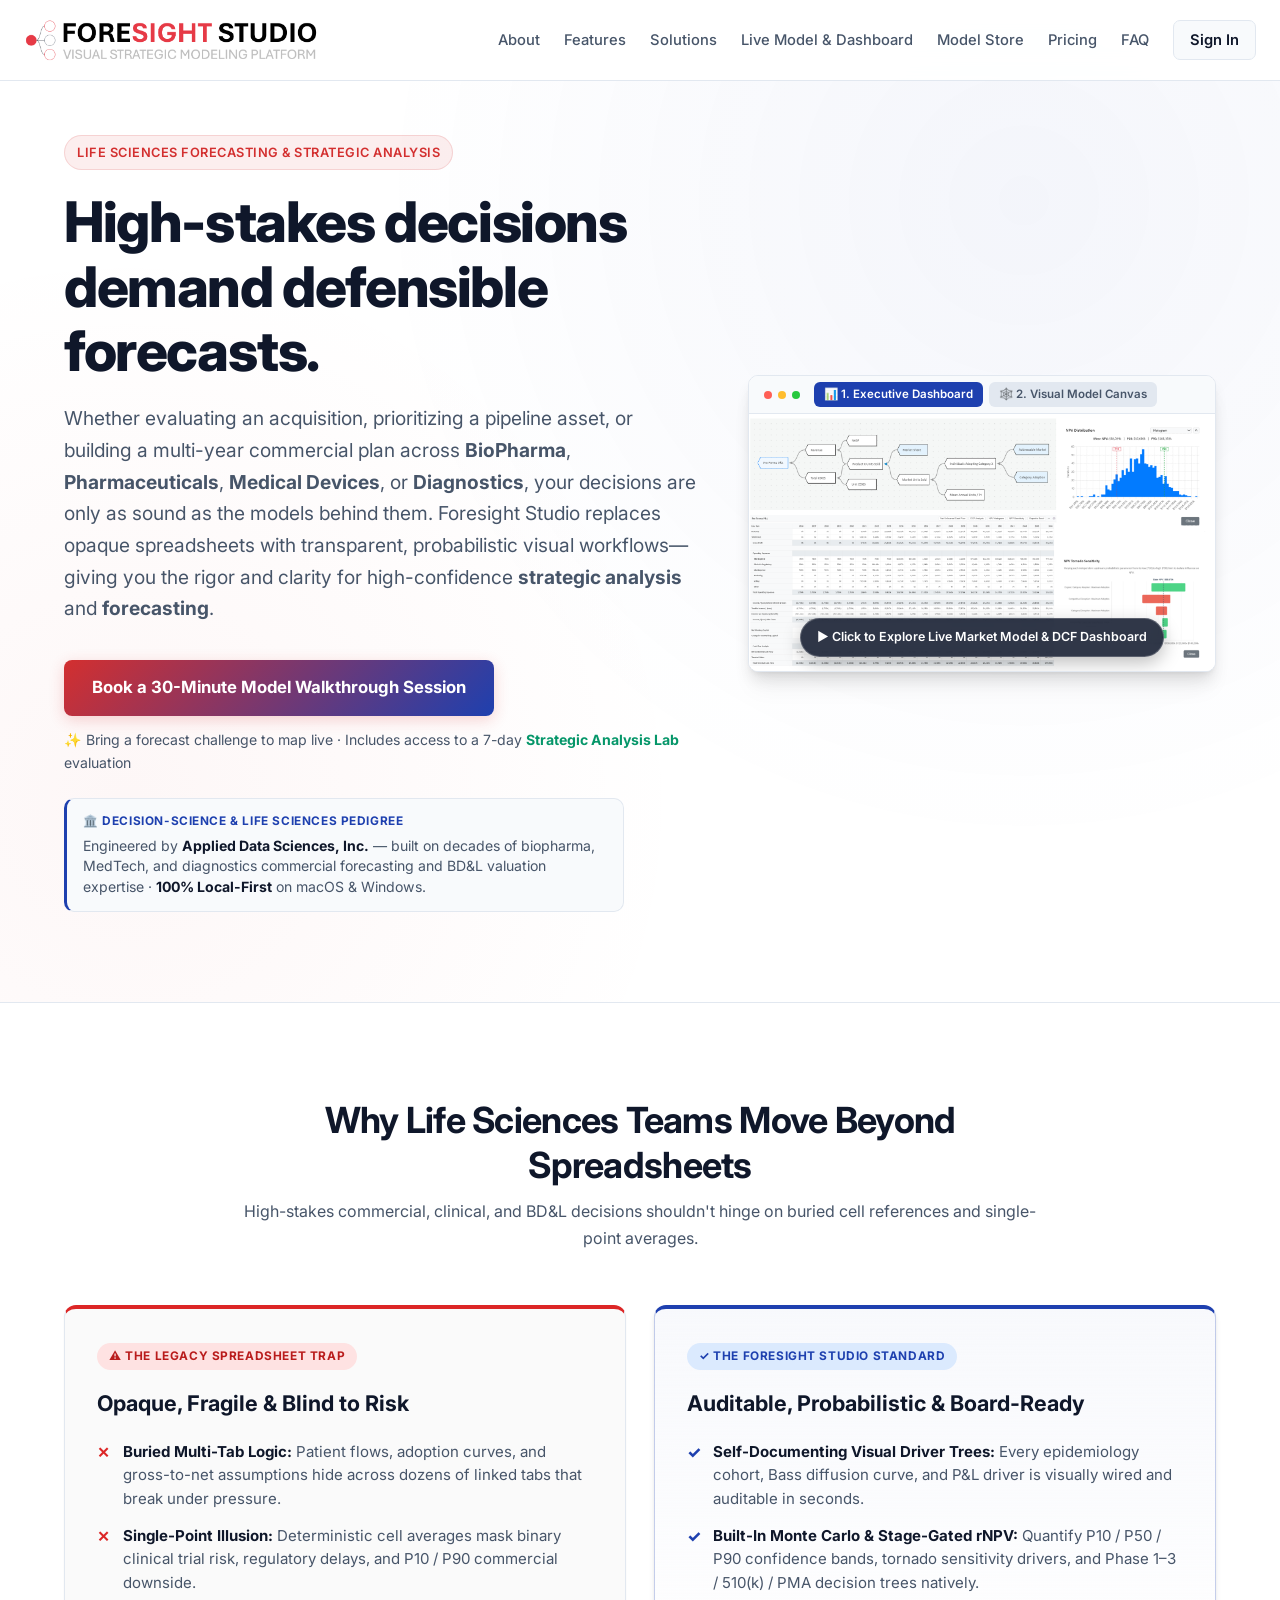
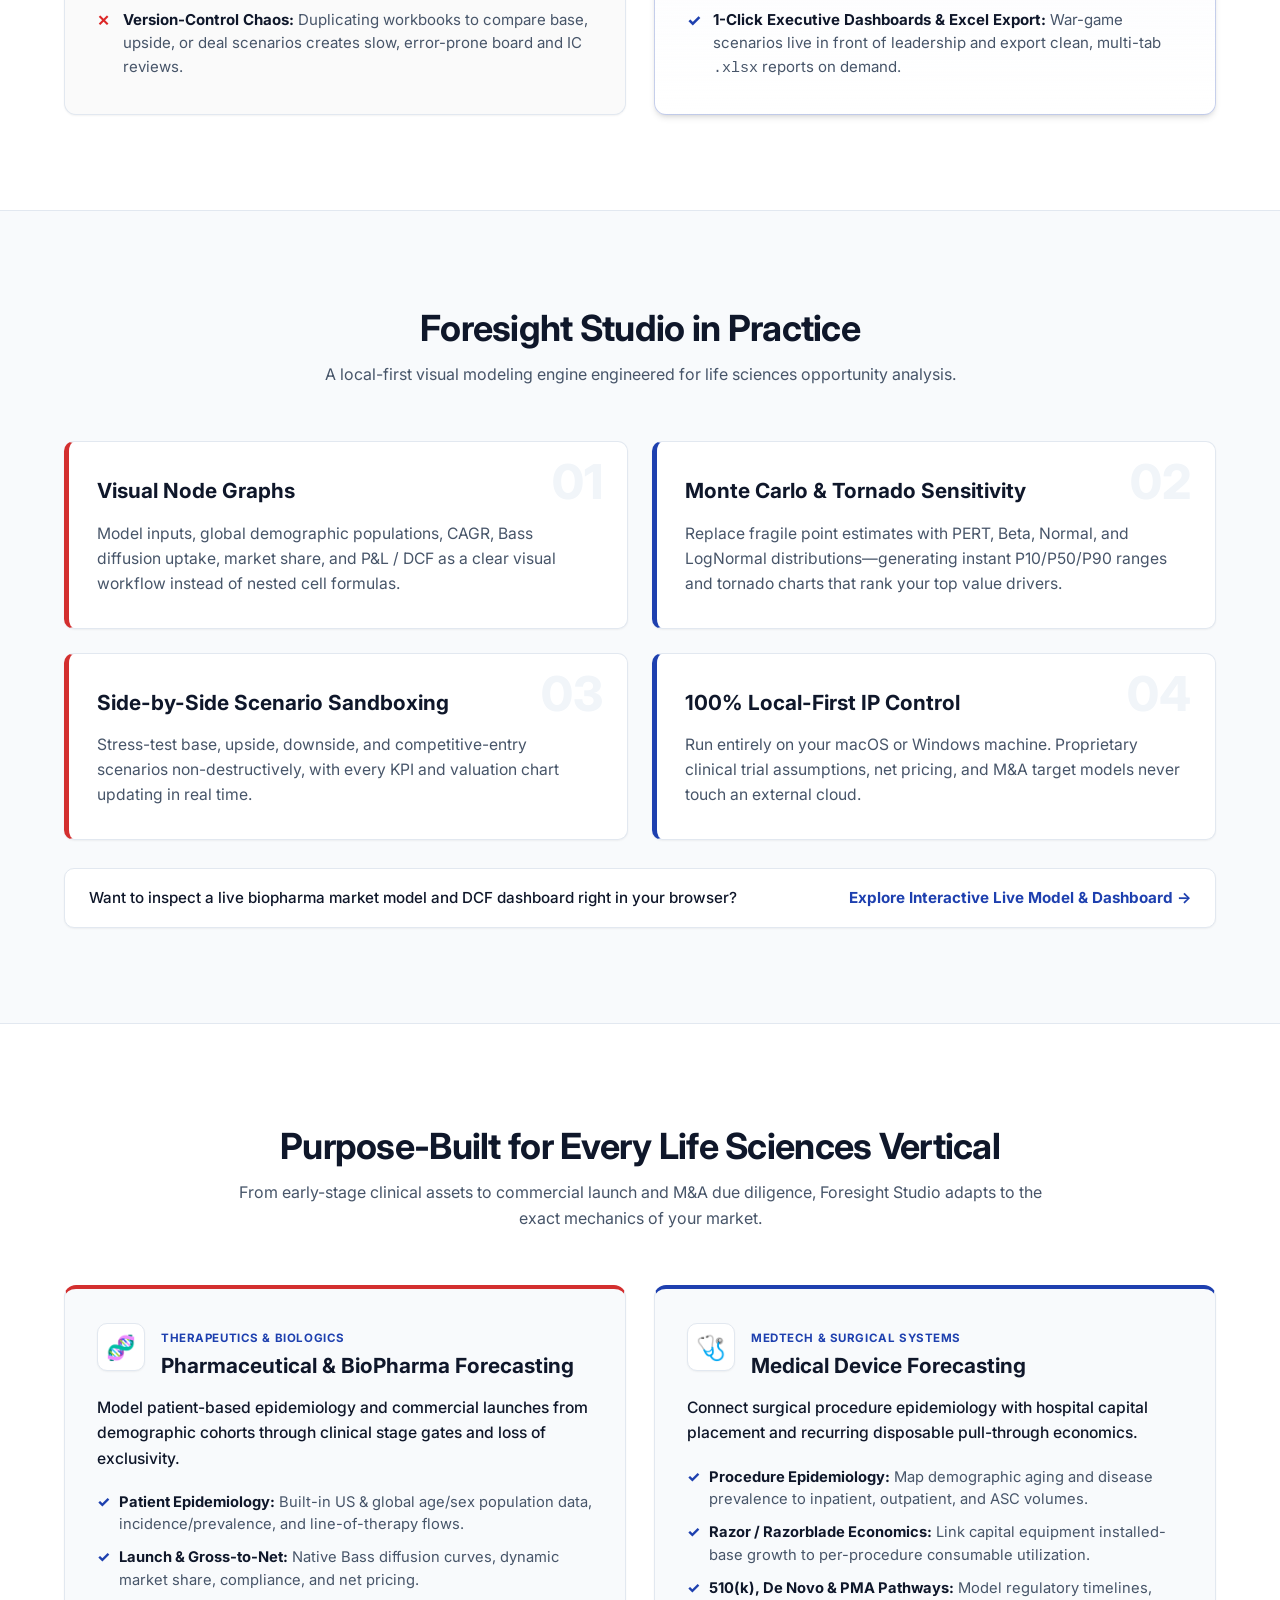
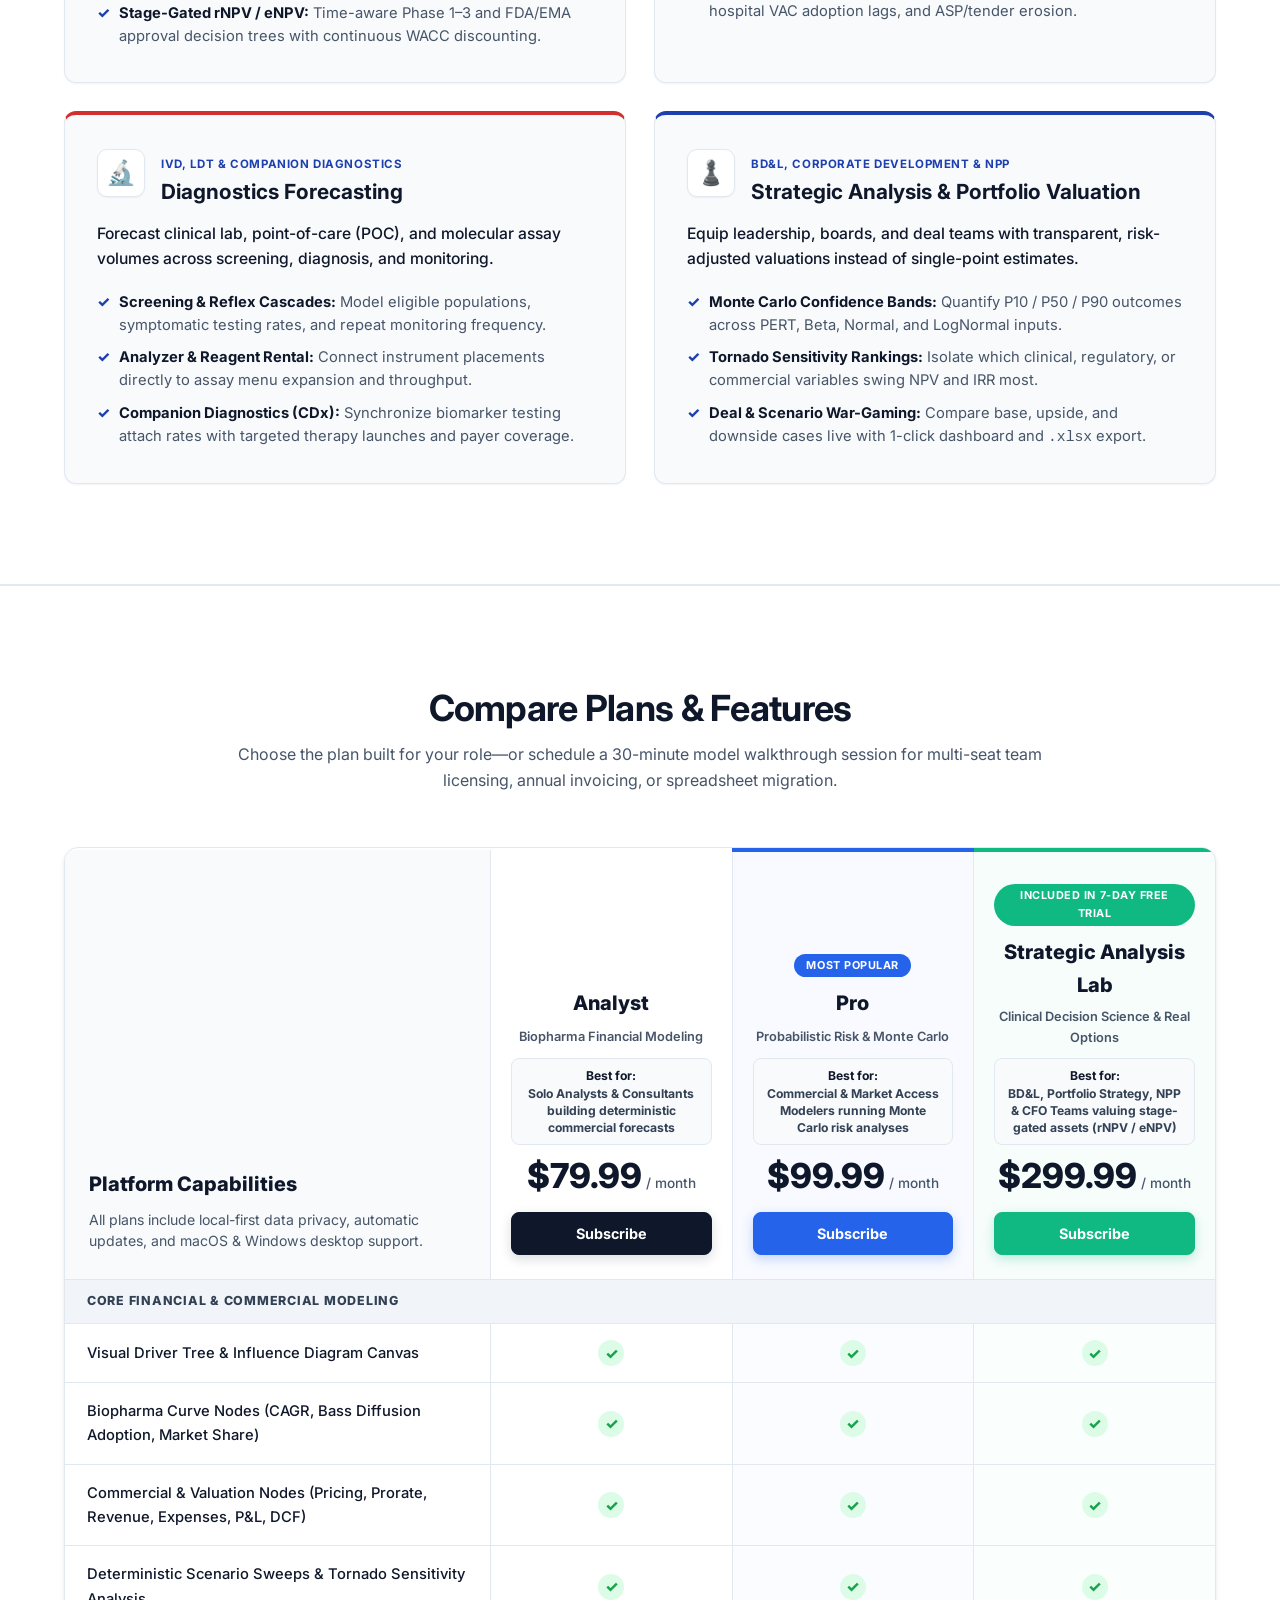
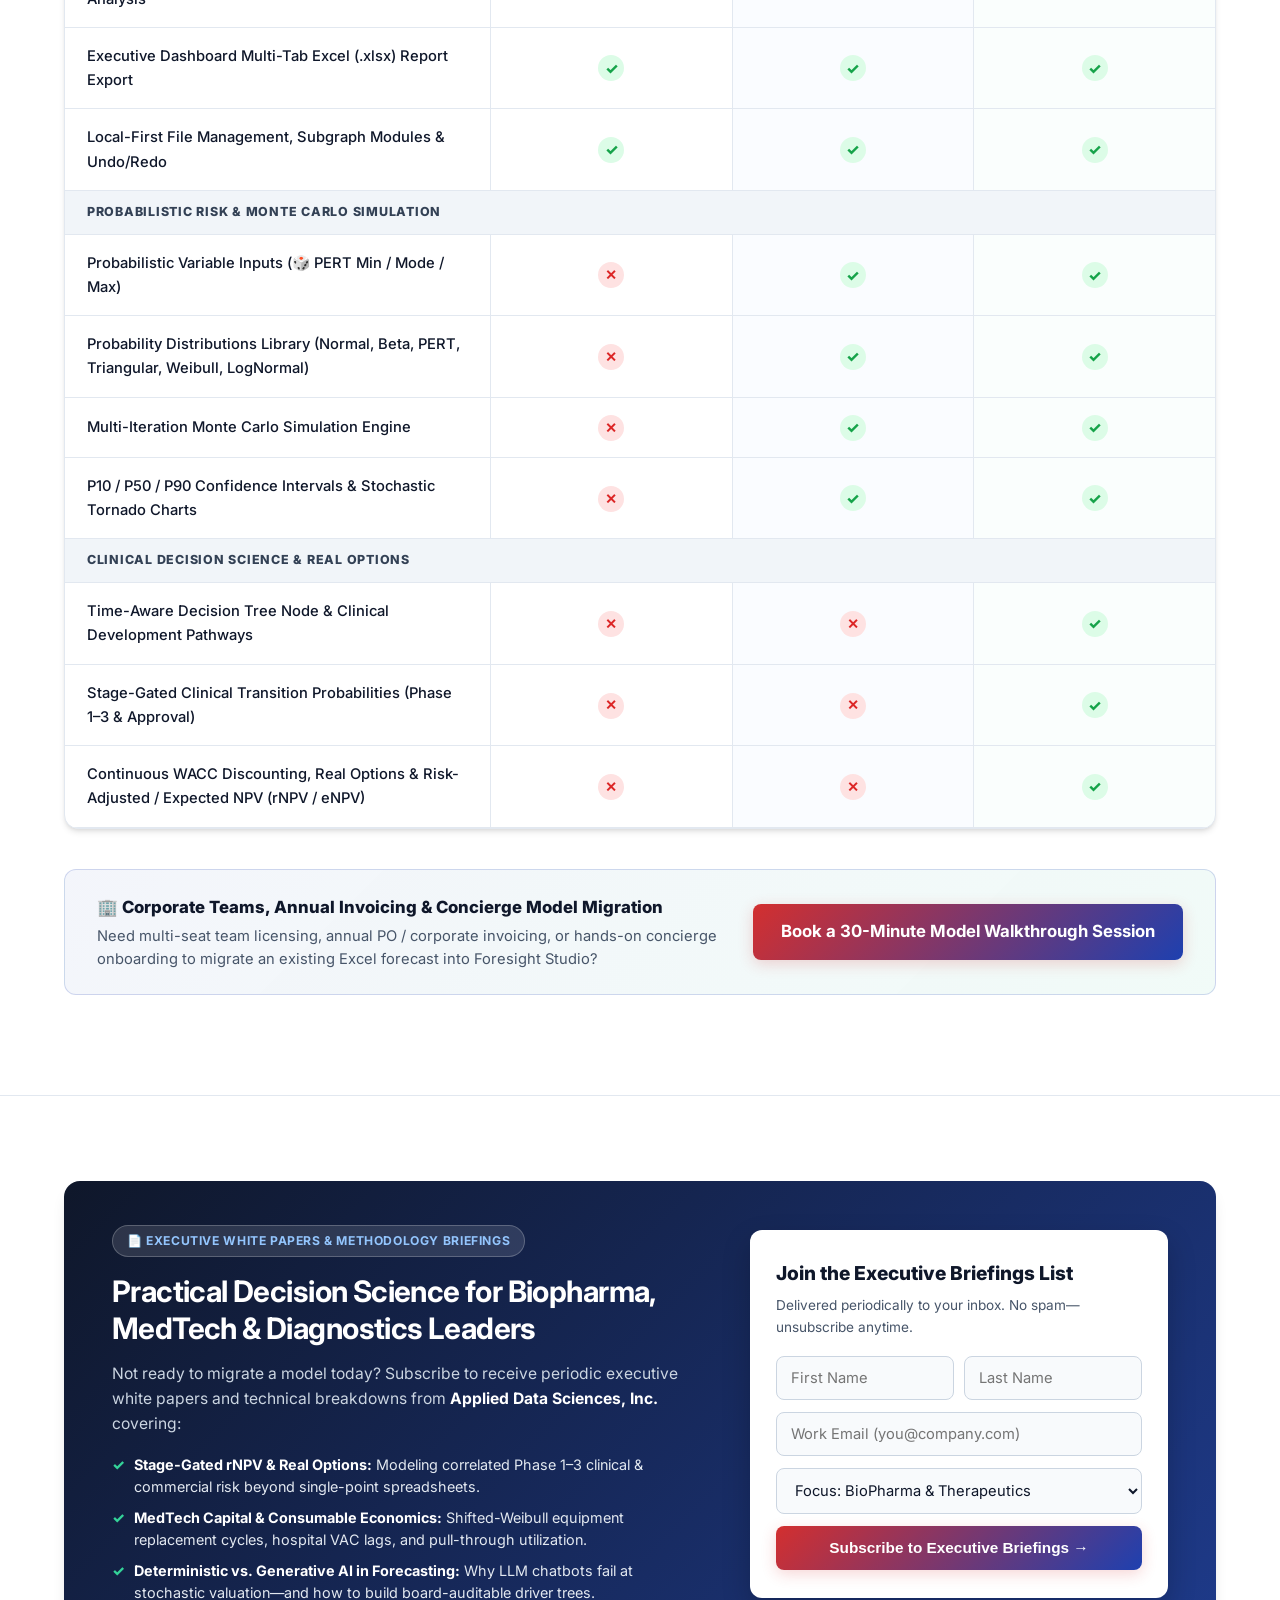
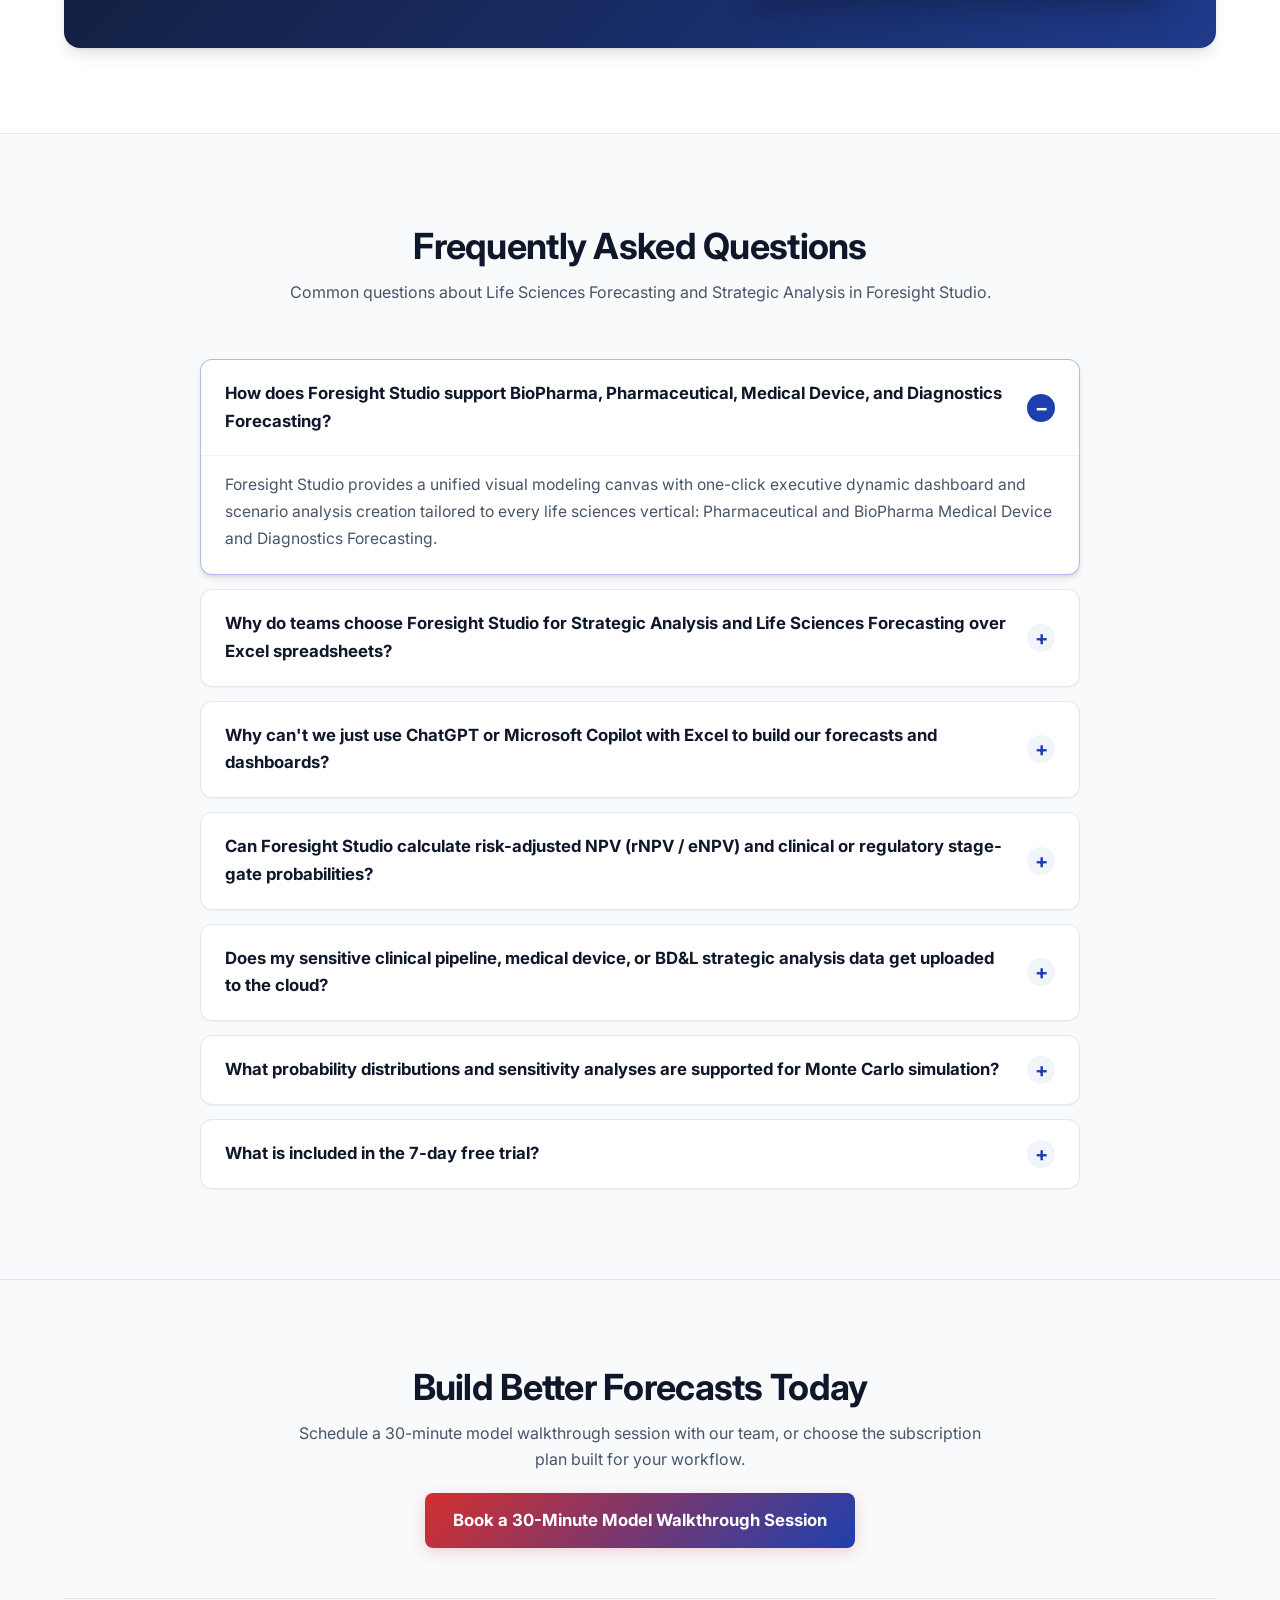
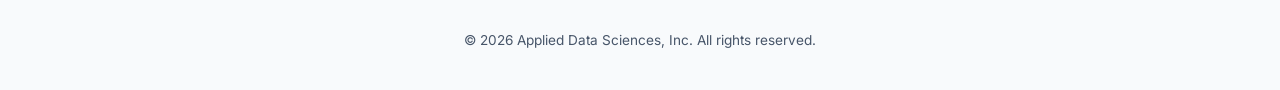
<file: index.html>
<!DOCTYPE html>
<html lang="en">
<head>
    <meta charset="UTF-8">
    <meta name="viewport" content="width=device-width, initial-scale=1.0">
    <title>Foresight Studio — Life Sciences, BioPharma, Pharmaceutical, Medical Device &amp; Diagnostics Forecasting &amp; Strategic Analysis</title>
    <meta name="description" content="Foresight Studio is the visual platform for Life Sciences Forecasting and Strategic Analysis—purpose-built for BioPharma Forecasting, Pharmaceutical Forecasting, Medical Device Forecasting, and Diagnostics Forecasting with Monte Carlo simulation and rNPV / eNPV valuation.">
    <meta name="keywords" content="Forecasting, Life Sciences Forecasting, BioPharma Forecasting, Pharmaceutical Forecasting, Medical Device Forecasting, Diagnostics Forecasting, Strategic Analysis, biopharma commercial forecasting software, medical device procedure forecasting, IVD companion diagnostics forecasting, pharma pipeline valuation, rNPV calculator, eNPV clinical trial model, Monte Carlo simulation life sciences">
    <meta name="author" content="Applied Data Sciences, Inc.">
    <meta name="robots" content="index, follow, max-image-preview:large, max-snippet:-1, max-video-preview:-1">
    <link rel="canonical" href="https://foresightstudio.io/">
    <link rel="alternate" type="text/plain" href="https://foresightstudio.io/llms.txt" title="Foresight Studio LLM Overview">
    <link rel="alternate" type="text/plain" href="https://foresightstudio.io/llms-full.txt" title="Foresight Studio Full LLM Technical Reference">

    <!-- Open Graph / LinkedIn / Slack -->
    <meta property="og:type" content="website">
    <meta property="og:site_name" content="Foresight Studio">
    <meta property="og:url" content="https://foresightstudio.io/">
    <meta property="og:title" content="Foresight Studio — Life Sciences, BioPharma, Medical Device &amp; Diagnostics Forecasting &amp; Strategic Analysis">
    <meta property="og:description" content="Visual strategic analysis and probabilistic forecasting for BioPharma, Pharmaceutical, Medical Device, and Diagnostics teams. Build driver trees, Monte Carlo simulations, and rNPV / DCF valuations 100% local-first.">
    <meta property="og:image" content="https://foresightstudio.io/assets/fss_screen_shots.png">
    <meta property="og:image:width" content="1524">
    <meta property="og:image:height" content="840">
    <meta property="og:image:alt" content="Foresight Studio Visual Driver Tree Canvas and Executive DCF Dashboard">

    <!-- Twitter / X Card -->
    <meta name="twitter:card" content="summary_large_image">
    <meta name="twitter:title" content="Foresight Studio — Life Sciences, BioPharma, Medical Device &amp; Diagnostics Forecasting &amp; Strategic Analysis">
    <meta name="twitter:description" content="Replace opaque spreadsheets with visual driver trees, Monte Carlo simulation, and stage-gated rNPV / eNPV valuation across BioPharma, Medical Devices, and Diagnostics.">
    <meta name="twitter:image" content="https://foresightstudio.io/assets/fss_screen_shots.png">

    <link rel="icon" type="image/png" href="assets/FSFavicon.png">
    <link rel="stylesheet" href="style.css?v=14">
    <link rel="preconnect" href="https://fonts.googleapis.com">
    <link rel="preconnect" href="https://fonts.gstatic.com" crossorigin>
    <link href="https://fonts.googleapis.com/css2?family=Inter:wght@400;500;600;700;800&display=swap" rel="stylesheet">

    <!-- Structured Data (Schema.org JSON-LD for Google Rich Results & AI Engines) -->
    <script type="application/ld+json">
    {
      "@context": "https://schema.org",
      "@graph": [
        {
          "@type": "Organization",
          "@id": "https://foresightstudio.io/#organization",
          "name": "Applied Data Sciences, Inc.",
          "brand": "Foresight Studio",
          "url": "https://foresightstudio.io/",
          "logo": "https://foresightstudio.io/assets/FSLogo.png",
          "knowsAbout": [
            "Forecasting",
            "Life Sciences Forecasting",
            "BioPharma Forecasting",
            "Pharmaceutical Forecasting",
            "Medical Device Forecasting",
            "Diagnostics Forecasting",
            "Strategic Analysis",
            "Monte Carlo Simulation",
            "Risk-Adjusted NPV (rNPV / eNPV)"
          ]
        },
        {
          "@type": "WebSite",
          "@id": "https://foresightstudio.io/#website",
          "url": "https://foresightstudio.io/",
          "name": "Foresight Studio",
          "publisher": {
            "@id": "https://foresightstudio.io/#organization"
          }
        },
        {
          "@type": "SoftwareApplication",
          "@id": "https://foresightstudio.io/#software",
          "name": "Foresight Studio",
          "applicationCategory": "BusinessApplication",
          "applicationSubCategory": "Life Sciences Forecasting, BioPharma Forecasting, Pharmaceutical Forecasting, Medical Device Forecasting, Diagnostics Forecasting & Strategic Analysis Software",
          "operatingSystem": "macOS, Windows",
          "url": "https://foresightstudio.io/",
          "image": "https://foresightstudio.io/assets/fss_screen_shots.png",
          "screenshot": "https://foresightstudio.io/assets/fss_screen_shots.png",
          "description": "Local-first visual platform for Life Sciences Forecasting and Strategic Analysis—purpose-built for BioPharma Forecasting, Pharmaceutical Forecasting, Medical Device Forecasting, and Diagnostics Forecasting with Monte Carlo simulation and clinical/regulatory stage-gate rNPV / eNPV valuation.",
          "keywords": "Forecasting, Life Sciences Forecasting, BioPharma Forecasting, Pharmaceutical Forecasting, Medical Device Forecasting, Diagnostics Forecasting, Strategic Analysis",
          "audience": {
            "@type": "BusinessAudience",
            "audienceType": "Life Sciences, BioPharma, Pharmaceutical, Medical Device, and Diagnostics Commercial Forecasting, BD&L, New Product Planning, and Strategic Analysis Teams"
          },
          "featureList": [
            "Life Sciences Forecasting: Visual Driver Tree and Influence Diagram Canvas",
            "Pharmaceutical & BioPharma Forecasting: Patient Epidemiology, Bass Diffusion Launch Curves, CAGR, Market Share & LoE",
            "Medical Device Forecasting: Procedure-Volume Epidemiology, Capital Equipment Installed Base & Consumable Pull-Through",
            "Diagnostics Forecasting: Screening & Assay Test Volume, Analyzer Placement, Reagent Utilization & Companion Diagnostics (CDx)",
            "Strategic Analysis: Scenario Sandboxing, Portfolio Prioritization, M&A and BD&L Valuation (P&L, DCF, rNPV, eNPV)",
            "Probabilistic Variable Inputs (PERT, Normal, Beta, Triangular, Weibull, LogNormal)",
            "Multi-Iteration Monte Carlo Simulation with P10/P50/P90 Confidence Intervals",
            "Deterministic & Stochastic Tornado Sensitivity Analysis",
            "Time-Aware Clinical & Regulatory Decision Trees (Phase 1-3, 510(k)/PMA, IVD Approval & rNPV / eNPV)",
            "Multi-Tab Excel (.xlsx) Executive Dashboard Export & 100% Local-First Data Privacy"
          ],
          "publisher": {
            "@id": "https://foresightstudio.io/#organization"
          },
          "offers": {
            "@type": "AggregateOffer",
            "priceCurrency": "USD",
            "lowPrice": "79.99",
            "highPrice": "299.99",
            "offerCount": "3",
            "offers": [
              {
                "@type": "Offer",
                "name": "Analyst Plan — Life Sciences & BioPharma Financial Modeling",
                "price": "79.99",
                "priceCurrency": "USD",
                "url": "https://foresightstudio.io/#pricing"
              },
              {
                "@type": "Offer",
                "name": "Pro Plan — Probabilistic Risk & Monte Carlo Simulation",
                "price": "99.99",
                "priceCurrency": "USD",
                "url": "https://foresightstudio.io/#pricing"
              },
              {
                "@type": "Offer",
                "name": "Strategic Analysis Lab — Clinical Decision Science, Real Options & rNPV / eNPV",
                "price": "299.99",
                "priceCurrency": "USD",
                "url": "https://foresightstudio.io/#pricing"
              }
            ]
          }
        },
        {
          "@type": "FAQPage",
          "@id": "https://foresightstudio.io/#faq-schema",
          "mainEntity": [
            {
              "@type": "Question",
              "name": "How does Foresight Studio support BioPharma, Pharmaceutical, Medical Device, and Diagnostics Forecasting?",
              "acceptedAnswer": {
                "@type": "Answer",
                "text": "Foresight Studio provides a unified visual modeling canvas with one-click executive dynamic dashboard and scenario analysis creation tailored to every life sciences vertical: Pharmaceutical and BioPharma Medical Device and Diagnostics Forecasting."
              }
            },
            {
              "@type": "Question",
              "name": "Why do teams choose Foresight Studio for Strategic Analysis and Life Sciences Forecasting over Excel spreadsheets?",
              "acceptedAnswer": {
                "@type": "Answer",
                "text": "Traditional spreadsheets bury critical clinical and commercial logic across dozens of tabs and complex cell formulas, making strategic analysis slow and error-prone. Foresight Studio replaces hidden formulas with a self-documenting visual driver tree where demographic cohorts, Bass diffusion launch curves, market share, pricing, P&L, DCF, and Monte Carlo probability distributions are immediately visible and auditable—while still exporting multi-tab Excel (.xlsx) reports with one click."
              }
            },
            {
              "@type": "Question",
              "name": "Why can't we just use ChatGPT or Microsoft Copilot with Excel to build our forecasts and dashboards?",
              "acceptedAnswer": {
                "@type": "Answer",
                "text": "General-purpose AI chatbots are probabilistic text generators—not validated mathematical engines. Using LLMs to write spreadsheet formulas or generate one-off HTML prototypes introduces silent formula errors, loses model state across sessions, requires redacting confidential clinical or net-pricing data before uploading to the cloud, and cannot reliably execute multi-iteration stochastic simulations. Foresight Studio provides a 100% deterministic, unit-tested calculation engine that runs locally on your machine—giving you instant one-click executive dynamic dashboards, Bass diffusion curves, Monte Carlo simulations (P10/P50/P90), tornado sensitivity charts, and time-aware clinical/regulatory Decision Trees (rNPV / eNPV) with full auditability and zero data leakage."
              }
            },
            {
              "@type": "Question",
              "name": "Can Foresight Studio calculate risk-adjusted NPV (rNPV / eNPV) and clinical or regulatory stage-gate probabilities?",
              "acceptedAnswer": {
                "@type": "Answer",
                "text": "Yes. With the Pro plan, you can model probability-weighted cash flows, DCF valuations, and full Monte Carlo risk simulations (P10/P50/P90). The Strategic Analysis Lab plan (included free for 7 days in the trial) adds a dedicated time-aware Decision Tree node that models clinical and regulatory stage gates (Phase 1–3 trials, FDA NDA/BLA, 510(k)/PMA, or IVD clearance), branch durations, development costs, continuous WACC discounting, real options, and expected / risk-adjusted Net Present Value (eNPV / rNPV)."
              }
            },
            {
              "@type": "Question",
              "name": "Does my sensitive clinical pipeline, medical device, or BD&L strategic analysis data get uploaded to the cloud?",
              "acceptedAnswer": {
                "@type": "Answer",
                "text": "No. Foresight Studio is a 100% local-first desktop application for macOS and Windows. All forecast models, proprietary clinical trial assumptions, and strategic analysis scenarios are stored and computed directly on your local computer and never leave your machine."
              }
            },
            {
              "@type": "Question",
              "name": "What probability distributions and sensitivity analyses are supported for Monte Carlo simulation?",
              "acceptedAnswer": {
                "@type": "Answer",
                "text": "Foresight Studio supports PERT (Min / Mode / Max), Normal, Beta, Triangular, Weibull, and LogNormal probability distributions. Its multi-iteration Monte Carlo simulation engine generates P10, P50, and P90 confidence intervals, probability distribution histograms, and both deterministic and stochastic tornado sensitivity charts."
              }
            },
            {
              "@type": "Question",
              "name": "What is included in the 7-day free trial?",
              "acceptedAnswer": {
                "@type": "Answer",
                "text": "The 7-day free trial grants full, unrestricted access to the highest tier—Strategic Analysis Lab—on both macOS and Windows with no credit card required, including visual driver trees, demographic population data, Monte Carlo simulation, clinical decision trees (rNPV / eNPV), and Excel report exports."
              }
            }
          ]
        }
      ]
    }
    </script>
    <!-- PostHog Analytics -->
    <script>
        !function(t,e){var o,n,p,r;e.__SV||(window.posthog && window.posthog.__loaded)||(window.posthog=e,e._i=[],e.init=function(i,s,a){function g(t,e){var o=e.split(".");2==o.length&&(t=t[o[0]],e=o[1]),t[e]=function(){t.push([e].concat(Array.prototype.slice.call(arguments,0)))}}p||((p=t.createElement("script")).type="text/javascript",p.crossOrigin="anonymous",p.async=!0,p.src=s.api_host.replace(".i.posthog.com","-assets.i.posthog.com")+"/static/array.js",p.onerror=function(){p=null},(r=t.getElementsByTagName("script")[0]).parentNode.insertBefore(p,r);var u=e;for(void 0!==a?u=e[a]=[]:a="posthog",u.people=u.people||[],Object.defineProperty(u,"toString",{configurable:!0,enumerable:!0,writable:!0,value:function(t){var e="posthog";return"posthog"!==a&&(e+="."+a),t||(e+=" (stub)"),e}}),Object.defineProperty(u.people,"toString",{configurable:!0,enumerable:!0,writable:!0,value:function(){return u.toString(1)+".people (stub)"}}),o="du fu pu gu bu init Vu Gu zu Uu Ku el Wu Xu qu rc oc ac lc uc cc capture getExtension Qu cu fc calculateEventProperties dc register register_once register_for_session unregister unregister_for_session bc Bu gc getFeatureFlag getFeatureFlagPayload getFeatureFlagResult getAllFeatureFlags isFeatureEnabled reloadFeatureFlags updateFlags updateEarlyAccessFeatureEnrollment getEarlyAccessFeatures on onFeatureFlags onSurveysLoaded onSessionId getSurveys getActiveMatchingSurveys onActiveMatchingSurveysChanged renderSurvey displaySurvey cancelPendingSurvey canRenderSurvey canRenderSurveyAsync identify setPersonProperties unsetPersonProperties group resetGroups setPersonPropertiesForFlags resetPersonPropertiesForFlags setGroupPropertiesForFlags resetGroupPropertiesForFlags reset wc shutdown setIdentity clearIdentity get_distinct_id getGroups get_session_id get_session_replay_url alias set_config startSessionRecording stopSessionRecording sessionRecordingStarted captureException addExceptionStep captureLog startExceptionAutocapture stopExceptionAutocapture loadToolbar get_property getSessionProperty mc ec createPersonProfile setInternalOrTestUser yc Su wu opt_in_capturing opt_out_capturing ku has_opted_in_capturing has_opted_out_capturing get_explicit_consent_status is_capturing clear_opt_in_out_capturing Yu debug il Os getPageViewId captureTraceFeedback captureTraceMetric Ou".split(" "),n=0;n<o.length;n++)g(u,o[n]);e._i.push([i,s,a])},e.__SV=1)}(document,window.posthog||[]);
        posthog.init('phc_x8PZN5ZAdwgAhGhQSzXntGNQieQmAJk8RcVDWvi9URTM', {
            api_host: 'https://us.i.posthog.com',
            defaults: '2026-05-30',
            person_profiles: 'always', // Track all visitors and create session profiles
        })
    </script>
</head>
<body>

    <!-- Header Navigation -->
    <header class="navbar">
        <div class="nav-container">
            <a href="#" class="logo-link">
                <img src="assets/FSLogo.png" alt="Foresight Studio Logo" class="nav-logo" width="1982" height="296">
            </a>
            <nav class="nav-menu">
                <a href="#about">About</a>
                <a href="#features">Features</a>
                <a href="#solutions">Solutions</a>
                <a href="/preview.html" data-attr="cta-nav-live-preview" onclick="if(window.posthog)posthog.capture('clicked_cta', { location: 'nav', cta: 'live_model_preview' })">Live Model &amp; Dashboard</a>
                <a href="/models" data-attr="cta-nav-model-store" onclick="if(window.posthog)posthog.capture('clicked_cta', { location: 'nav', cta: 'model_store' })">Model Store</a>
                <a href="#pricing">Pricing</a>
                <a href="#faq">FAQ</a>
                <a href="/dashboard" class="nav-signin-btn" data-attr="cta-nav-signin" onclick="if(window.posthog)posthog.capture('clicked_signin', { location: 'nav' })">Sign In</a>
            </nav>
        </div>
    </header>

    <main>
    <!-- Hero Section -->
    <section class="hero-section">
        <div class="hero-container">
            <div class="hero-content">
                <span class="hero-badge">Life Sciences Forecasting &amp; Strategic Analysis</span>
                <h1>High-stakes decisions demand defensible forecasts.</h1>
                <p class="hero-lead">Whether evaluating an acquisition, prioritizing a pipeline asset, or building a multi-year commercial plan across <strong>BioPharma</strong>, <strong>Pharmaceuticals</strong>, <strong>Medical Devices</strong>, or <strong>Diagnostics</strong>, your decisions are only as sound as the models behind them. Foresight Studio replaces opaque spreadsheets with transparent, probabilistic visual workflows—giving you the rigor and clarity for high-confidence <strong>strategic analysis</strong> and <strong>forecasting</strong>.</p>
                <div class="hero-ctas">
                    <a href="https://calendly.com/michaelkubica/foresight-studio-live-demo" target="_blank" rel="noopener noreferrer" class="btn btn-hero-primary" data-attr="cta-hero-live-demo" onclick="if(window.posthog)posthog.capture('clicked_cta', { location: 'hero', cta: 'book_model_walkthrough' })">Book a 30-Minute Model Walkthrough Session</a>
                </div>
                <div class="hero-trial-subtext">
                    ✨ Bring a forecast challenge to map live &middot; Includes access to a 7-day <strong>Strategic Analysis Lab</strong> evaluation
                </div>

                <!-- Pedigree & Trust Callout -->
                <div class="hero-pedigree-bar">
                    <div class="hero-pedigree-title">🏛️ Decision-Science &amp; Life Sciences Pedigree</div>
                    <p class="hero-pedigree-text">Engineered by <strong>Applied Data Sciences, Inc.</strong> — built on decades of biopharma, MedTech, and diagnostics commercial forecasting and BD&amp;L valuation expertise &middot; <strong>100% Local-First</strong> on macOS &amp; Windows.</p>
                </div>
            </div>
            
            <!-- Application Screenshot Preview -->
            <div class="hero-preview">
                <div class="canvas-mockup">
                    <div class="mockup-header">
                        <div class="dots">
                            <span class="dot dot-red"></span>
                            <span class="dot dot-yellow"></span>
                            <span class="dot dot-green"></span>
                        </div>
                        <div class="mockup-preview-tabs">
                            <a href="/preview.html?tab=dashboard" class="mockup-tab-pill active" onclick="if(window.posthog)posthog.capture('clicked_cta', { location: 'hero_mockup', cta: 'preview_tab_dashboard' })">📊 1. Executive Dashboard</a>
                            <a href="/preview.html?tab=canvas" class="mockup-tab-pill" onclick="if(window.posthog)posthog.capture('clicked_cta', { location: 'hero_mockup', cta: 'preview_tab_canvas' })">🕸️ 2. Visual Model Canvas</a>
                        </div>
                    </div>
                    <a href="/preview.html" class="mockup-body mockup-body-link" onclick="if(window.posthog)posthog.capture('clicked_cta', { location: 'hero_mockup', cta: 'open_live_preview' })">
                        <img src="assets/fss_screen_shots.png" alt="Foresight Studio Visual Modeling, Monte Carlo Simulation &amp; Biopharma rNPV / DCF Dashboard" class="screenshot-img" width="1524" height="840" fetchpriority="high">
                        <div class="mockup-interactive-badge">
                            <span>▶ Click to Explore Live Market Model &amp; DCF Dashboard</span>
                        </div>
                    </a>
                </div>
            </div>
        </div>
    </section>

    <!-- Problem -> Proof Contrast Section (Why Not Excel) -->
    <section id="about" class="contrast-section">
        <div class="container">
            <div class="section-header" style="max-width: 820px;">
                <h2>Why Life Sciences Teams Move Beyond Spreadsheets</h2>
                <p>High-stakes commercial, clinical, and BD&amp;L decisions shouldn't hinge on buried cell references and single-point averages.</p>
            </div>
            <div class="contrast-grid">
                <!-- Left Column: The Legacy Spreadsheet Trap -->
                <div class="contrast-card contrast-card-legacy">
                    <div class="contrast-card-badge contrast-badge-legacy">⚠️ The Legacy Spreadsheet Trap</div>
                    <h3>Opaque, Fragile &amp; Blind to Risk</h3>
                    <ul class="contrast-list contrast-list-legacy">
                        <li><strong>Buried Multi-Tab Logic:</strong> Patient flows, adoption curves, and gross-to-net assumptions hide across dozens of linked tabs that break under pressure.</li>
                        <li><strong>Single-Point Illusion:</strong> Deterministic cell averages mask binary clinical trial risk, regulatory delays, and P10 / P90 commercial downside.</li>
                        <li><strong>Version-Control Chaos:</strong> Duplicating workbooks to compare base, upside, or deal scenarios creates slow, error-prone board and IC reviews.</li>
                    </ul>
                </div>

                <!-- Right Column: The Foresight Studio Standard -->
                <div class="contrast-card contrast-card-modern">
                    <div class="contrast-card-badge contrast-badge-modern">✓ The Foresight Studio Standard</div>
                    <h3>Auditable, Probabilistic &amp; Board-Ready</h3>
                    <ul class="contrast-list contrast-list-modern">
                        <li><strong>Self-Documenting Visual Driver Trees:</strong> Every epidemiology cohort, Bass diffusion curve, and P&amp;L driver is visually wired and auditable in seconds.</li>
                        <li><strong>Built-In Monte Carlo &amp; Stage-Gated rNPV:</strong> Quantify P10 / P50 / P90 confidence bands, tornado sensitivity drivers, and Phase 1–3 / 510(k) / PMA decision trees natively.</li>
                        <li><strong>1-Click Executive Dashboards &amp; Excel Export:</strong> War-game scenarios live in front of leadership and export clean, multi-tab <code>.xlsx</code> reports on demand.</li>
                    </ul>
                </div>
            </div>
        </div>
    </section>

    <!-- Key Product Features Section (Proof) -->
    <section id="features" class="features-section">
        <div class="container">
            <div class="section-header" style="max-width: 780px;">
                <h2>Foresight Studio in Practice</h2>
                <p>A local-first visual modeling engine engineered for life sciences opportunity analysis.</p>
            </div>
            
            <div class="features-detailed-grid">
                <!-- Feature 1 -->
                <div class="detailed-card">
                    <span class="card-num">01</span>
                    <h3>Visual Node Graphs</h3>
                    <p class="card-text">Model inputs, global demographic populations, CAGR, Bass diffusion uptake, market share, and P&amp;L / DCF as a clear visual workflow instead of nested cell formulas.</p>
                </div>

                <!-- Feature 2 -->
                <div class="detailed-card">
                    <span class="card-num">02</span>
                    <h3>Monte Carlo &amp; Tornado Sensitivity</h3>
                    <p class="card-text">Replace fragile point estimates with PERT, Beta, Normal, and LogNormal distributions—generating instant P10/P50/P90 ranges and tornado charts that rank your top value drivers.</p>
                </div>

                <!-- Feature 3 -->
                <div class="detailed-card">
                    <span class="card-num">03</span>
                    <h3>Side-by-Side Scenario Sandboxing</h3>
                    <p class="card-text">Stress-test base, upside, downside, and competitive-entry scenarios non-destructively, with every KPI and valuation chart updating in real time.</p>
                </div>

                <!-- Feature 4 -->
                <div class="detailed-card">
                    <span class="card-num">04</span>
                    <h3>100% Local-First IP Control</h3>
                    <p class="card-text">Run entirely on your macOS or Windows machine. Proprietary clinical trial assumptions, net pricing, and M&amp;A target models never touch an external cloud.</p>
                </div>
            </div>

            <div class="features-proof-bar">
                <span>Want to inspect a live biopharma market model and DCF dashboard right in your browser?</span>
                <a href="/preview.html" class="features-proof-link" onclick="if(window.posthog)posthog.capture('clicked_cta', { location: 'features_proof_bar', cta: 'open_live_preview' })">Explore Interactive Live Model &amp; Dashboard &rarr;</a>
            </div>
        </div>
    </section>

    <!-- Life Sciences Vertical Solutions & Strategic Analysis Section (Fit) -->
    <section id="solutions" class="solutions-section">
        <div class="container">
            <div class="section-header" style="max-width: 820px;">
                <h2>Purpose-Built for Every Life Sciences Vertical</h2>
                <p>From early-stage clinical assets to commercial launch and M&amp;A due diligence, Foresight Studio adapts to the exact mechanics of your market.</p>
            </div>

            <div class="solutions-grid">
                <!-- Vertical 1: Pharmaceutical & BioPharma Forecasting -->
                <article class="solution-card">
                    <div class="solution-card-header">
                        <span class="solution-icon" aria-hidden="true">🧬</span>
                        <div>
                            <span class="solution-tag">Therapeutics &amp; Biologics</span>
                            <h3>Pharmaceutical &amp; BioPharma Forecasting</h3>
                        </div>
                    </div>
                    <p class="solution-desc">Model patient-based epidemiology and commercial launches from demographic cohorts through clinical stage gates and loss of exclusivity.</p>
                    <ul class="solution-bullets">
                        <li><strong>Patient Epidemiology:</strong> Built-in US &amp; global age/sex population data, incidence/prevalence, and line-of-therapy flows.</li>
                        <li><strong>Launch &amp; Gross-to-Net:</strong> Native Bass diffusion curves, dynamic market share, compliance, and net pricing.</li>
                        <li><strong>Stage-Gated rNPV / eNPV:</strong> Time-aware Phase 1–3 and FDA/EMA approval decision trees with continuous WACC discounting.</li>
                    </ul>
                </article>

                <!-- Vertical 2: Medical Device Forecasting -->
                <article class="solution-card">
                    <div class="solution-card-header">
                        <span class="solution-icon" aria-hidden="true">🩺</span>
                        <div>
                            <span class="solution-tag">MedTech &amp; Surgical Systems</span>
                            <h3>Medical Device Forecasting</h3>
                        </div>
                    </div>
                    <p class="solution-desc">Connect surgical procedure epidemiology with hospital capital placement and recurring disposable pull-through economics.</p>
                    <ul class="solution-bullets">
                        <li><strong>Procedure Epidemiology:</strong> Map demographic aging and disease prevalence to inpatient, outpatient, and ASC volumes.</li>
                        <li><strong>Razor / Razorblade Economics:</strong> Link capital equipment installed-base growth to per-procedure consumable utilization.</li>
                        <li><strong>510(k), De Novo &amp; PMA Pathways:</strong> Model regulatory timelines, hospital VAC adoption lags, and ASP/tender erosion.</li>
                    </ul>
                </article>

                <!-- Vertical 3: Diagnostics Forecasting -->
                <article class="solution-card">
                    <div class="solution-card-header">
                        <span class="solution-icon" aria-hidden="true">🔬</span>
                        <div>
                            <span class="solution-tag">IVD, LDT &amp; Companion Diagnostics</span>
                            <h3>Diagnostics Forecasting</h3>
                        </div>
                    </div>
                    <p class="solution-desc">Forecast clinical lab, point-of-care (POC), and molecular assay volumes across screening, diagnosis, and monitoring.</p>
                    <ul class="solution-bullets">
                        <li><strong>Screening &amp; Reflex Cascades:</strong> Model eligible populations, symptomatic testing rates, and repeat monitoring frequency.</li>
                        <li><strong>Analyzer &amp; Reagent Rental:</strong> Connect instrument placements directly to assay menu expansion and throughput.</li>
                        <li><strong>Companion Diagnostics (CDx):</strong> Synchronize biomarker testing attach rates with targeted therapy launches and payer coverage.</li>
                    </ul>
                </article>

                <!-- Vertical 4: Strategic Analysis & Portfolio Valuation -->
                <article class="solution-card">
                    <div class="solution-card-header">
                        <span class="solution-icon" aria-hidden="true">♟️</span>
                        <div>
                            <span class="solution-tag">BD&amp;L, Corporate Development &amp; NPP</span>
                            <h3>Strategic Analysis &amp; Portfolio Valuation</h3>
                        </div>
                    </div>
                    <p class="solution-desc">Equip leadership, boards, and deal teams with transparent, risk-adjusted valuations instead of single-point estimates.</p>
                    <ul class="solution-bullets">
                        <li><strong>Monte Carlo Confidence Bands:</strong> Quantify P10 / P50 / P90 outcomes across PERT, Beta, Normal, and LogNormal inputs.</li>
                        <li><strong>Tornado Sensitivity Rankings:</strong> Isolate which clinical, regulatory, or commercial variables swing NPV and IRR most.</li>
                        <li><strong>Deal &amp; Scenario War-Gaming:</strong> Compare base, upside, and downside cases live with 1-click dashboard and <code>.xlsx</code> export.</li>
                    </ul>
                </article>
            </div>
        </div>
    </section>

    <!-- Pricing Section -->
    <section id="pricing" class="pricing-section">
        <div class="container">
            <div class="section-header" style="max-width: 820px;">
                <h2>Compare Plans &amp; Features</h2>
                <p>Choose the plan built for your role—or schedule a 30-minute model walkthrough session for multi-seat team licensing, annual invoicing, or spreadsheet migration.</p>
            </div>

            <div class="pricing-table-wrapper">
                <table class="pricing-comparison-table">
                    <thead>
                        <tr>
                            <th class="pricing-feature-col-header">
                                <div class="feature-col-title">Platform Capabilities</div>
                                <p class="feature-col-sub">All plans include local-first data privacy, automatic updates, and macOS &amp; Windows desktop support.</p>
                            </th>
                            <!-- 1. Analyst Column -->
                            <th class="pricing-tier-col-header">
                                <div class="pricing-tier-name">Analyst</div>
                                <div class="pricing-tier-tagline">Biopharma Financial Modeling</div>
                                <div class="pricing-best-for"><strong>Best for:</strong> Solo Analysts &amp; Consultants building deterministic commercial forecasts</div>
                                <div class="pricing-price-block">
                                    <span class="pricing-amount">$79.99</span>
                                    <span class="pricing-period">/ month</span>
                                </div>
                                <button type="button" class="btn btn-pricing-secondary" onclick="openStripeCheckout('https://buy.stripe.com/eVqaEQ8pgafFfwJ8678g005', 'Analyst', 79.99)">Subscribe</button>
                            </th>
                            <!-- 2. Pro Column (Most Popular) -->
                            <th class="pricing-tier-col-header pricing-col-popular">
                                <div class="pricing-popular-badge">Most Popular</div>
                                <div class="pricing-tier-name">Pro</div>
                                <div class="pricing-tier-tagline">Probabilistic Risk &amp; Monte Carlo</div>
                                <div class="pricing-best-for"><strong>Best for:</strong> Commercial &amp; Market Access Modelers running Monte Carlo risk analyses</div>
                                <div class="pricing-price-block">
                                    <span class="pricing-amount">$99.99</span>
                                    <span class="pricing-period">/ month</span>
                                </div>
                                <button type="button" class="btn btn-pricing-primary" onclick="openStripeCheckout('https://buy.stripe.com/7sY9AMaxo4VlfwJ9ab8g006', 'Pro', 99.99)">Subscribe</button>
                            </th>
                            <!-- 3. Strategic Analysis Lab Column -->
                            <th class="pricing-tier-col-header pricing-col-lab">
                                <div class="pricing-lab-badge">Included in 7-Day Free Trial</div>
                                <div class="pricing-tier-name">Strategic Analysis Lab</div>
                                <div class="pricing-tier-tagline">Clinical Decision Science &amp; Real Options</div>
                                <div class="pricing-best-for"><strong>Best for:</strong> BD&amp;L, Portfolio Strategy, NPP &amp; CFO Teams valuing stage-gated assets (rNPV / eNPV)</div>
                                <div class="pricing-price-block">
                                    <span class="pricing-amount">$299.99</span>
                                    <span class="pricing-period">/ month</span>
                                </div>
                                <button type="button" class="btn btn-pricing-lab" onclick="openStripeCheckout('https://buy.stripe.com/14A9AM7lc4Vl98l3PR8g007', 'Strategic Analysis Lab', 299.99)">Subscribe</button>
                            </th>
                        </tr>
                    </thead>
                    <tbody>
                        <tr class="pricing-category-row">
                            <td colspan="4">Core Financial &amp; Commercial Modeling</td>
                        </tr>
                        <tr>
                            <td class="pricing-feature-name">Visual Driver Tree &amp; Influence Diagram Canvas</td>
                            <td class="pricing-cell"><span class="icon-check" aria-label="Included">&#10003;</span></td>
                            <td class="pricing-cell pricing-col-popular-cell"><span class="icon-check" aria-label="Included">&#10003;</span></td>
                            <td class="pricing-cell pricing-col-lab-cell"><span class="icon-check" aria-label="Included">&#10003;</span></td>
                        </tr>
                        <tr>
                            <td class="pricing-feature-name">Biopharma Curve Nodes (CAGR, Bass Diffusion Adoption, Market Share)</td>
                            <td class="pricing-cell"><span class="icon-check" aria-label="Included">&#10003;</span></td>
                            <td class="pricing-cell pricing-col-popular-cell"><span class="icon-check" aria-label="Included">&#10003;</span></td>
                            <td class="pricing-cell pricing-col-lab-cell"><span class="icon-check" aria-label="Included">&#10003;</span></td>
                        </tr>
                        <tr>
                            <td class="pricing-feature-name">Commercial &amp; Valuation Nodes (Pricing, Prorate, Revenue, Expenses, P&amp;L, DCF)</td>
                            <td class="pricing-cell"><span class="icon-check" aria-label="Included">&#10003;</span></td>
                            <td class="pricing-cell pricing-col-popular-cell"><span class="icon-check" aria-label="Included">&#10003;</span></td>
                            <td class="pricing-cell pricing-col-lab-cell"><span class="icon-check" aria-label="Included">&#10003;</span></td>
                        </tr>
                        <tr>
                            <td class="pricing-feature-name">Deterministic Scenario Sweeps &amp; Tornado Sensitivity Analysis</td>
                            <td class="pricing-cell"><span class="icon-check" aria-label="Included">&#10003;</span></td>
                            <td class="pricing-cell pricing-col-popular-cell"><span class="icon-check" aria-label="Included">&#10003;</span></td>
                            <td class="pricing-cell pricing-col-lab-cell"><span class="icon-check" aria-label="Included">&#10003;</span></td>
                        </tr>
                        <tr>
                            <td class="pricing-feature-name">Executive Dashboard Multi-Tab Excel (.xlsx) Report Export</td>
                            <td class="pricing-cell"><span class="icon-check" aria-label="Included">&#10003;</span></td>
                            <td class="pricing-cell pricing-col-popular-cell"><span class="icon-check" aria-label="Included">&#10003;</span></td>
                            <td class="pricing-cell pricing-col-lab-cell"><span class="icon-check" aria-label="Included">&#10003;</span></td>
                        </tr>
                        <tr>
                            <td class="pricing-feature-name">Local-First File Management, Subgraph Modules &amp; Undo/Redo</td>
                            <td class="pricing-cell"><span class="icon-check" aria-label="Included">&#10003;</span></td>
                            <td class="pricing-cell pricing-col-popular-cell"><span class="icon-check" aria-label="Included">&#10003;</span></td>
                            <td class="pricing-cell pricing-col-lab-cell"><span class="icon-check" aria-label="Included">&#10003;</span></td>
                        </tr>

                        <tr class="pricing-category-row">
                            <td colspan="4">Probabilistic Risk &amp; Monte Carlo Simulation</td>
                        </tr>
                        <tr>
                            <td class="pricing-feature-name">Probabilistic Variable Inputs (🎲 PERT Min / Mode / Max)</td>
                            <td class="pricing-cell"><span class="icon-cross" aria-label="Not included">&#10005;</span></td>
                            <td class="pricing-cell pricing-col-popular-cell"><span class="icon-check" aria-label="Included">&#10003;</span></td>
                            <td class="pricing-cell pricing-col-lab-cell"><span class="icon-check" aria-label="Included">&#10003;</span></td>
                        </tr>
                        <tr>
                            <td class="pricing-feature-name">Probability Distributions Library (Normal, Beta, PERT, Triangular, Weibull, LogNormal)</td>
                            <td class="pricing-cell"><span class="icon-cross" aria-label="Not included">&#10005;</span></td>
                            <td class="pricing-cell pricing-col-popular-cell"><span class="icon-check" aria-label="Included">&#10003;</span></td>
                            <td class="pricing-cell pricing-col-lab-cell"><span class="icon-check" aria-label="Included">&#10003;</span></td>
                        </tr>
                        <tr>
                            <td class="pricing-feature-name">Multi-Iteration Monte Carlo Simulation Engine</td>
                            <td class="pricing-cell"><span class="icon-cross" aria-label="Not included">&#10005;</span></td>
                            <td class="pricing-cell pricing-col-popular-cell"><span class="icon-check" aria-label="Included">&#10003;</span></td>
                            <td class="pricing-cell pricing-col-lab-cell"><span class="icon-check" aria-label="Included">&#10003;</span></td>
                        </tr>
                        <tr>
                            <td class="pricing-feature-name">P10 / P50 / P90 Confidence Intervals &amp; Stochastic Tornado Charts</td>
                            <td class="pricing-cell"><span class="icon-cross" aria-label="Not included">&#10005;</span></td>
                            <td class="pricing-cell pricing-col-popular-cell"><span class="icon-check" aria-label="Included">&#10003;</span></td>
                            <td class="pricing-cell pricing-col-lab-cell"><span class="icon-check" aria-label="Included">&#10003;</span></td>
                        </tr>

                        <tr class="pricing-category-row">
                            <td colspan="4">Clinical Decision Science &amp; Real Options</td>
                        </tr>
                        <tr>
                            <td class="pricing-feature-name">Time-Aware Decision Tree Node &amp; Clinical Development Pathways</td>
                            <td class="pricing-cell"><span class="icon-cross" aria-label="Not included">&#10005;</span></td>
                            <td class="pricing-cell pricing-col-popular-cell"><span class="icon-cross" aria-label="Not included">&#10005;</span></td>
                            <td class="pricing-cell pricing-col-lab-cell"><span class="icon-check" aria-label="Included">&#10003;</span></td>
                        </tr>
                        <tr>
                            <td class="pricing-feature-name">Stage-Gated Clinical Transition Probabilities (Phase 1–3 &amp; Approval)</td>
                            <td class="pricing-cell"><span class="icon-cross" aria-label="Not included">&#10005;</span></td>
                            <td class="pricing-cell pricing-col-popular-cell"><span class="icon-cross" aria-label="Not included">&#10005;</span></td>
                            <td class="pricing-cell pricing-col-lab-cell"><span class="icon-check" aria-label="Included">&#10003;</span></td>
                        </tr>
                        <tr>
                            <td class="pricing-feature-name">Continuous WACC Discounting, Real Options &amp; Risk-Adjusted / Expected NPV (rNPV / eNPV)</td>
                            <td class="pricing-cell"><span class="icon-cross" aria-label="Not included">&#10005;</span></td>
                            <td class="pricing-cell pricing-col-popular-cell"><span class="icon-cross" aria-label="Not included">&#10005;</span></td>
                            <td class="pricing-cell pricing-col-lab-cell"><span class="icon-check" aria-label="Included">&#10003;</span></td>
                        </tr>
                    </tbody>
                </table>
            </div>

            <div class="pricing-trial-banner">
                <div class="pricing-trial-banner-text">
                    <div class="pricing-banner-title">🏢 Corporate Teams, Annual Invoicing &amp; Concierge Model Migration</div>
                    <div class="pricing-banner-sub">Need multi-seat team licensing, annual PO / corporate invoicing, or hands-on concierge onboarding to migrate an existing Excel forecast into Foresight Studio?</div>
                </div>
                <a href="https://calendly.com/michaelkubica/foresight-studio-live-demo" target="_blank" rel="noopener noreferrer" class="btn btn-hero-primary" onclick="if(window.posthog)posthog.capture('clicked_cta', { location: 'pricing_banner', cta: 'book_model_walkthrough' })">Book a 30-Minute Model Walkthrough Session</a>
            </div>
        </div>
    </section>

    <!-- Executive White Papers & Decision-Science Briefings Section (Lead Capture) -->
    <section id="briefs" class="briefs-section">
        <div class="container">
            <div class="briefs-card">
                <div class="briefs-content">
                    <span class="briefs-badge">📄 Executive White Papers &amp; Methodology Briefings</span>
                    <h2>Practical Decision Science for Biopharma, MedTech &amp; Diagnostics Leaders</h2>
                    <p>Not ready to migrate a model today? Subscribe to receive periodic executive white papers and technical breakdowns from <strong>Applied Data Sciences, Inc.</strong> covering:</p>
                    <ul class="briefs-topics">
                        <li><strong>Stage-Gated rNPV &amp; Real Options:</strong> Modeling correlated Phase 1–3 clinical &amp; commercial risk beyond single-point spreadsheets.</li>
                        <li><strong>MedTech Capital &amp; Consumable Economics:</strong> Shifted-Weibull equipment replacement cycles, hospital VAC lags, and pull-through utilization.</li>
                        <li><strong>Deterministic vs. Generative AI in Forecasting:</strong> Why LLM chatbots fail at stochastic valuation—and how to build board-auditable driver trees.</li>
                    </ul>
                </div>
                <div class="briefs-form-box">
                    <div class="briefs-form-title">Join the Executive Briefings List</div>
                    <p class="briefs-form-sub">Delivered periodically to your inbox. No spam—unsubscribe anytime.</p>
                    <form id="executive-briefs-form" class="briefs-form" onsubmit="handleExecutiveBriefsSubmit(event, 'inline')">
                        <div class="briefs-name-row">
                            <div class="briefs-input-group">
                                <label for="briefs-firstname-input" class="sr-only">First Name</label>
                                <input type="text" id="briefs-firstname-input" name="firstname" placeholder="First Name" required autocomplete="given-name">
                            </div>
                            <div class="briefs-input-group">
                                <label for="briefs-lastname-input" class="sr-only">Last Name</label>
                                <input type="text" id="briefs-lastname-input" name="lastname" placeholder="Last Name" required autocomplete="family-name">
                            </div>
                        </div>
                        <div class="briefs-input-group">
                            <label for="briefs-email-input" class="sr-only">Work Email Address</label>
                            <input type="email" id="briefs-email-input" name="email" placeholder="Work Email (you@company.com)" required autocomplete="email">
                        </div>
                        <div class="briefs-input-group">
                            <label for="briefs-focus-select" class="sr-only">Primary Vertical Focus</label>
                            <select id="briefs-focus-select" name="industry">
                                <option value="BioPharma & Therapeutics">Focus: BioPharma &amp; Therapeutics</option>
                                <option value="Medical Devices & MedTech">Focus: Medical Devices &amp; MedTech</option>
                                <option value="Diagnostics (IVD / LDT / CDx)">Focus: Diagnostics (IVD / LDT / CDx)</option>
                                <option value="BD&L / Portfolio Valuation / Investing">Focus: BD&amp;L / Portfolio Valuation</option>
                            </select>
                        </div>
                        <button type="submit" id="briefs-submit-btn" class="btn btn-hero-primary briefs-submit-btn">Subscribe to Executive Briefings &rarr;</button>
                    </form>
                    <div id="briefs-success-msg" class="briefs-success-msg" style="display: none;">
                        ✅ <strong>You're subscribed!</strong> We've added you to the Foresight Studio Executive White Papers &amp; Briefings list.
                    </div>
                </div>
            </div>
        </div>
    </section>

    <!-- Frequently Asked Questions Section (SEO & AI Answer Engine Optimized) -->
    <section id="faq" class="faq-section">
        <div class="container">
            <div class="section-header" style="max-width: 1000px;">
                <h2>Frequently Asked Questions</h2>
                <p>Common questions about Life Sciences Forecasting and Strategic Analysis in Foresight Studio.</p>
            </div>
            <div class="faq-list">
                <details class="faq-item" name="faq" open>
                    <summary class="faq-question">How does Foresight Studio support BioPharma, Pharmaceutical, Medical Device, and Diagnostics Forecasting?</summary>
                    <div class="faq-answer">
                        <p>Foresight Studio provides a unified visual modeling canvas with one-click executive dynamic dashboard and scenario analysis creation tailored to every life sciences vertical: Pharmaceutical and BioPharma Medical Device and Diagnostics Forecasting.</p>
                    </div>
                </details>

                <details class="faq-item" name="faq">
                    <summary class="faq-question">Why do teams choose Foresight Studio for Strategic Analysis and Life Sciences Forecasting over Excel spreadsheets?</summary>
                    <div class="faq-answer">
                        <p>Traditional spreadsheets bury critical clinical and commercial logic across dozens of tabs and nested cell formulas, making strategic analysis fragile, slow to update, and difficult for leadership to audit. Foresight Studio replaces hidden cell references with a self-documenting visual driver tree where demographic cohorts, Bass diffusion launch curves, market share, pricing, P&amp;L, DCF, and Monte Carlo probability distributions are immediately visible and auditable—while still exporting clean, multi-tab Excel (<code>.xlsx</code>) reports with one click.</p>
                    </div>
                </details>

                <details class="faq-item" name="faq">
                    <summary class="faq-question">Why can't we just use ChatGPT or Microsoft Copilot with Excel to build our forecasts and dashboards?</summary>
                    <div class="faq-answer">
                        <p>General-purpose AI chatbots are probabilistic text generators—not validated mathematical engines. Using LLMs to write spreadsheet formulas or generate one-off HTML prototypes introduces silent formula errors, loses model state across sessions, requires redacting confidential clinical or net-pricing data before uploading to the cloud, and cannot reliably execute multi-iteration stochastic simulations. Foresight Studio provides a <strong>100% deterministic, unit-tested calculation engine</strong> that runs locally on your machine—giving you instant <strong>one-click executive dynamic dashboards</strong>, <strong>Bass diffusion curves</strong>, <strong>Monte Carlo simulations (P10/P50/P90)</strong>, <strong>tornado sensitivity charts</strong>, and <strong>time-aware clinical/regulatory Decision Trees (rNPV / eNPV)</strong> with full auditability and zero data leakage.</p>
                    </div>
                </details>

                <details class="faq-item" name="faq">
                    <summary class="faq-question">Can Foresight Studio calculate risk-adjusted NPV (rNPV / eNPV) and clinical or regulatory stage-gate probabilities?</summary>
                    <div class="faq-answer">
                        <p>Yes. With the <strong>Pro</strong> plan, you can model probability-weighted cash flows, DCF valuations, and full Monte Carlo risk simulations (P10/P50/P90). The <strong>Strategic Analysis Lab</strong> plan (included free for 7 days in the trial) adds a dedicated time-aware Decision Tree node that models clinical and regulatory stage gates (Phase 1–3 trials, FDA NDA/BLA, 510(k)/PMA, or IVD clearance), branch durations, development costs, continuous WACC discounting, real options, and expected / risk-adjusted Net Present Value (<strong>eNPV / rNPV</strong>).</p>
                    </div>
                </details>

                <details class="faq-item" name="faq">
                    <summary class="faq-question">Does my sensitive clinical pipeline, medical device, or BD&amp;L strategic analysis data get uploaded to the cloud?</summary>
                    <div class="faq-answer">
                        <p>No. Foresight Studio is a 100% local-first desktop application for macOS and Windows. All forecast models, proprietary clinical trial assumptions, epidemiology inputs, and M&amp;A strategic analysis scenarios are stored and computed directly on your local computer and never leave your machine.</p>
                    </div>
                </details>

                <details class="faq-item" name="faq">
                    <summary class="faq-question">What probability distributions and sensitivity analyses are supported for Monte Carlo simulation?</summary>
                    <div class="faq-answer">
                        <p>Foresight Studio supports <strong>PERT (Min / Mode / Max)</strong>, <strong>Normal</strong>, <strong>Beta</strong>, <strong>Triangular</strong>, <strong>Weibull</strong>, and <strong>LogNormal</strong> probability distributions. Its multi-iteration Monte Carlo simulation engine generates P10, P50, and P90 confidence intervals, probability distribution histograms, and both deterministic and stochastic tornado sensitivity charts so you can immediately rank which assumptions move valuation most.</p>
                    </div>
                </details>

                <details class="faq-item" name="faq">
                    <summary class="faq-question">What is included in the 7-day free trial?</summary>
                    <div class="faq-answer">
                        <p>The 7-day free trial grants full, unrestricted access to our highest tier—<strong>Strategic Analysis Lab</strong>—on both macOS and Windows with no credit card required. You can build and evaluate patient- and procedure-based forecasts, run Monte Carlo simulations, model clinical/regulatory decision trees (rNPV / eNPV), and export executive dashboards right away.</p>
                    </div>
                </details>
            </div>
        </div>
    </section>
    </main>

    <!-- Footer & CTA Section -->
    <footer class="footer">
        <div class="container footer-container">
            <div class="footer-cta">
                <h2>Build Better Forecasts Today</h2>
                <p>Schedule a 30-minute model walkthrough session with our team, or choose the subscription plan built for your workflow.</p>
                <div style="display: flex; justify-content: center; gap: 12px; flex-wrap: wrap;">
                    <a href="https://calendly.com/michaelkubica/foresight-studio-live-demo" target="_blank" rel="noopener noreferrer" class="btn btn-hero-primary" data-attr="cta-footer-walkthrough" onclick="if(window.posthog)posthog.capture('clicked_cta', { location: 'footer', cta: 'book_model_walkthrough' })">Book a 30-Minute Model Walkthrough Session</a>
                </div>
            </div>
            <div class="footer-bottom">
                <p>&copy; 2026 Applied Data Sciences, Inc. All rights reserved.</p>
            </div>
        </div>
    </footer>

    <!-- Exit-Intent Popup Modal for Executive White Papers & Briefings -->
    <div id="exit-intent-modal" class="exit-modal-overlay" role="dialog" aria-modal="true" aria-labelledby="exit-modal-heading" style="display: none;">
        <div class="briefs-card exit-modal-card">
            <button type="button" class="exit-modal-close" aria-label="Close popup" onclick="dismissExitIntentModal()">&times;</button>
            <div class="briefs-content">
                <span class="briefs-badge">📄 Executive White Papers &amp; Methodology Briefings</span>
                <h2 id="exit-modal-heading">Practical Decision Science for Biopharma, MedTech &amp; Diagnostics Leaders</h2>
                <p>Not ready to migrate a model today? Subscribe to receive periodic executive white papers and technical breakdowns from <strong>Applied Data Sciences, Inc.</strong> covering:</p>
                <ul class="briefs-topics">
                    <li><strong>Stage-Gated rNPV &amp; Real Options:</strong> Modeling correlated Phase 1–3 clinical &amp; commercial risk beyond single-point spreadsheets.</li>
                    <li><strong>MedTech Capital &amp; Consumable Economics:</strong> Shifted-Weibull equipment replacement cycles, hospital VAC lags, and pull-through utilization.</li>
                    <li><strong>Deterministic vs. Generative AI in Forecasting:</strong> Why LLM chatbots fail at stochastic valuation—and how to build board-auditable driver trees.</li>
                </ul>
            </div>
            <div class="briefs-form-box">
                <div class="briefs-form-title">Join the Executive Briefings List</div>
                <p class="briefs-form-sub">Delivered periodically to your inbox. No spam—unsubscribe anytime.</p>
                <form id="exit-executive-briefs-form" class="briefs-form" onsubmit="handleExecutiveBriefsSubmit(event, 'exit_popup')">
                    <div class="briefs-name-row">
                        <div class="briefs-input-group">
                            <label for="exit-briefs-firstname-input" class="sr-only">First Name</label>
                            <input type="text" id="exit-briefs-firstname-input" name="firstname" placeholder="First Name" required autocomplete="given-name">
                        </div>
                        <div class="briefs-input-group">
                            <label for="exit-briefs-lastname-input" class="sr-only">Last Name</label>
                            <input type="text" id="exit-briefs-lastname-input" name="lastname" placeholder="Last Name" required autocomplete="family-name">
                        </div>
                    </div>
                    <div class="briefs-input-group">
                        <label for="exit-briefs-email-input" class="sr-only">Work Email Address</label>
                        <input type="email" id="exit-briefs-email-input" name="email" placeholder="Work Email (you@company.com)" required autocomplete="email">
                    </div>
                    <div class="briefs-input-group">
                        <label for="exit-briefs-focus-select" class="sr-only">Primary Vertical Focus</label>
                        <select id="exit-briefs-focus-select" name="industry">
                            <option value="BioPharma & Therapeutics">Focus: BioPharma &amp; Therapeutics</option>
                            <option value="Medical Devices & MedTech">Focus: Medical Devices &amp; MedTech</option>
                            <option value="Diagnostics (IVD / LDT / CDx)">Focus: Diagnostics (IVD / LDT / CDx)</option>
                            <option value="BD&L / Portfolio Valuation / Investing">Focus: BD&amp;L / Portfolio Valuation</option>
                        </select>
                    </div>
                    <button type="submit" id="exit-briefs-submit-btn" class="btn btn-hero-primary briefs-submit-btn">Subscribe to Executive Briefings &rarr;</button>
                </form>
                <div id="exit-briefs-success-msg" class="briefs-success-msg" style="display: none;">
                    ✅ <strong>You're subscribed!</strong> We've added you to the Foresight Studio Executive White Papers &amp; Briefings list.
                </div>
            </div>
        </div>
    </div>

    <script>
        function getStoredReferrer() {
            try {
                const params = new URLSearchParams(window.location.search);
                const urlRef = params.get('ref') || params.get('referrer') || params.get('client_reference_id');
                if (urlRef) {
                    const cleanRef = String(urlRef).trim().toLowerCase().replace(/[^a-z0-9_-]/g, '');
                    if (cleanRef) {
                        localStorage.setItem('foresight_referrer', cleanRef);
                        document.cookie = `foresight_referrer=${encodeURIComponent(cleanRef)}; path=/; max-age=7776000; SameSite=Lax`;
                        params.delete('ref');
                        params.delete('referrer');
                        const nextQuery = params.toString();
                        const cleanUrl = window.location.pathname + (nextQuery ? `?${nextQuery}` : '') + window.location.hash;
                        history.replaceState(null, null, cleanUrl);
                        return cleanRef;
                    }
                }
                const stored = localStorage.getItem('foresight_referrer');
                if (stored) return stored;
                const cookieMatch = document.cookie.match(/(?:^|;\s*)foresight_referrer=([^;]+)/);
                return cookieMatch ? decodeURIComponent(cookieMatch[1]) : null;
            } catch (_) {
                return null;
            }
        }

        function openStripeCheckout(baseUrl, tier, price) {
            const ref = getStoredReferrer();
            if (window.posthog) {
                posthog.capture('clicked_subscribe', { tier, price, referrer: ref || null });
            }
            const sep = baseUrl.includes('?') ? '&' : '?';
            const finalUrl = ref
                ? `${baseUrl}${sep}client_reference_id=${encodeURIComponent(ref)}`
                : baseUrl;
            window.location.href = finalUrl;
        }

        function handleExecutiveBriefsSubmit(e, sourceLocation = 'inline') {
            e.preventDefault();
            const isPopup = sourceLocation === 'exit_popup';
            const prefix = isPopup ? 'exit-briefs' : 'briefs';
            const firstInput = document.getElementById(`${prefix}-firstname-input`);
            const lastInput = document.getElementById(`${prefix}-lastname-input`);
            const emailInput = document.getElementById(`${prefix}-email-input`);
            const focusSelect = document.getElementById(`${prefix}-focus-select`);
            const submitBtn = document.getElementById(`${prefix}-submit-btn`);

            const firstName = firstInput ? firstInput.value.trim() : '';
            const lastName = lastInput ? lastInput.value.trim() : '';
            const email = emailInput ? emailInput.value.trim() : '';
            const focus = focusSelect ? focusSelect.value : '';
            if (!email) return;

            if (submitBtn) {
                submitBtn.disabled = true;
                submitBtn.textContent = 'Subscribing...';
            }

            try {
                localStorage.setItem('foresight_lead_email', email);
                localStorage.setItem('foresight_lead_firstname', firstName);
                localStorage.setItem('foresight_lead_lastname', lastName);

                // 1. Identify in HubSpot via _hsq queue
                window._hsq = window._hsq || [];
                window._hsq.push(['identify', {
                    email: email,
                    firstname: firstName,
                    lastname: lastName,
                    industry: focus,
                    lifecyclestage: 'subscriber',
                    lead_source: isPopup ? 'Foresight Studio Executive Briefings (Exit Popup)' : 'Foresight Studio Executive Briefings'
                }]);
                window._hsq.push(['trackPageView']);

                // 2. Identify and capture in PostHog
                if (window.posthog) {
                    posthog.identify(email, {
                        email: email,
                        first_name: firstName,
                        last_name: lastName,
                        name: `${firstName} ${lastName}`.trim(),
                        vertical_focus: focus,
                        lead_source: isPopup ? 'executive_briefings_exit_popup' : 'executive_briefings'
                    });
                    posthog.capture('subscribed_executive_briefs', {
                        email: email,
                        first_name: firstName,
                        last_name: lastName,
                        vertical_focus: focus,
                        source_location: sourceLocation,
                        referrer: getStoredReferrer() || null
                    });
                }
            } catch (_) {}

            setTimeout(() => {
                ['executive-briefs-form', 'exit-executive-briefs-form'].forEach(id => {
                    const f = document.getElementById(id);
                    if (f) f.style.display = 'none';
                });
                ['briefs-success-msg', 'exit-briefs-success-msg'].forEach(id => {
                    const s = document.getElementById(id);
                    if (s) s.style.display = 'block';
                });
                if (isPopup) {
                    setTimeout(() => dismissExitIntentModal(), 1800);
                }
            }, 300);
        }

        function showExitIntentModal() {
            const modal = document.getElementById('exit-intent-modal');
            if (!modal || modal.style.display === 'flex') return;
            try {
                if (localStorage.getItem('foresight_lead_email')) return;
                if (sessionStorage.getItem('foresight_exit_popup_shown')) return;
                sessionStorage.setItem('foresight_exit_popup_shown', '1');
            } catch (_) {}

            modal.style.display = 'flex';
            if (window.posthog) {
                posthog.capture('shown_exit_intent_popup');
            }
            const firstInput = document.getElementById('exit-briefs-firstname-input');
            if (firstInput) setTimeout(() => firstInput.focus(), 60);
        }

        function dismissExitIntentModal() {
            const modal = document.getElementById('exit-intent-modal');
            if (modal) modal.style.display = 'none';
        }

        // Capture referrer on load, decorate /dashboard links, and arm Exit-Intent detector
        document.addEventListener('DOMContentLoaded', () => {
            const ref = getStoredReferrer();
            if (ref) {
                document.querySelectorAll('a[href^="/dashboard"]').forEach(a => {
                    const href = a.getAttribute('href');
                    if (href && !href.includes('ref=')) {
                        const sep = href.includes('?') ? '&' : '?';
                        a.setAttribute('href', `${href}${sep}ref=${encodeURIComponent(ref)}`);
                    }
                });
            }

            // Arm exit-intent popup after visitor has been on page for 4 seconds
            let exitIntentArmed = false;
            setTimeout(() => { exitIntentArmed = true; }, 4000);

            document.addEventListener('mouseout', (e) => {
                if (!exitIntentArmed) return;
                if (!e.relatedTarget && !e.toElement && e.clientY <= 12) {
                    showExitIntentModal();
                }
            });

            const exitModal = document.getElementById('exit-intent-modal');
            if (exitModal) {
                exitModal.addEventListener('click', (e) => {
                    if (e.target === exitModal) dismissExitIntentModal();
                });
            }
            document.addEventListener('keydown', (e) => {
                if (e.key === 'Escape') dismissExitIntentModal();
            });
        });

        // Force page to load at the top and clear URL hash on reload/refresh
        window.addEventListener('load', () => {
            const navEntries = performance.getEntriesByType('navigation');
            if (navEntries.length > 0 && navEntries[0].type === 'reload') {
                window.scrollTo(0, 0);
                if (window.location.hash) {
                    history.replaceState(null, null, window.location.pathname + window.location.search);
                }
            }
        });
    </script>
    <!-- Start of HubSpot Embed Code -->
    <script type="text/javascript" id="hs-script-loader" async defer src="//js.hs-scripts.com/247755112.js"></script>
    <!-- End of HubSpot Embed Code -->
</body>
</html>
</file>
<file: style.css>
/* Reset and Globals */
* {
    margin: 0;
    padding: 0;
    box-sizing: border-box;
}

:root {
    --bg-primary: #ffffff;
    --bg-secondary: #f8fafc; /* Slate 50 */
    --text-primary: #0f172a; /* Slate 900 */
    --text-secondary: #475569; /* Slate 600 */
    --accent-red: #d32f2f; /* Red circular node brand color */
    --accent-blue: #1e40af; /* Deep blue badge brand color */
    --accent-blue-hover: #1d4ed8;
    --border-color: #e2e8f0; /* Slate 200 */
    --shadow-sm: 0 1px 2px 0 rgba(0, 0, 0, 0.05);
    --shadow-md: 0 4px 6px -1px rgba(0, 0, 0, 0.1), 0 2px 4px -2px rgba(0, 0, 0, 0.1);
    --shadow-lg: 0 10px 15px -3px rgba(0, 0, 0, 0.1), 0 4px 6px -4px rgba(0, 0, 0, 0.1);
}

html {
    scroll-behavior: smooth;
}

body {
    background-color: var(--bg-primary);
    color: var(--text-primary);
    font-family: 'Inter', sans-serif;
    line-height: 1.65;
    overflow-x: hidden;
}

.container {
    max-width: 1200px;
    margin: 0 auto;
    padding: 0 24px;
}

/* Typography */
h1 {
    font-size: 3.5rem;
    font-weight: 800;
    line-height: 1.15;
    color: var(--text-primary);
    margin-bottom: 20px;
    letter-spacing: -0.025em;
}

h2 {
    font-size: 2.25rem;
    font-weight: 700;
    line-height: 1.25;
    margin-bottom: 15px;
    color: var(--text-primary);
    letter-spacing: -0.02em;
}

h3 {
    font-size: 1.35rem;
    font-weight: 700;
    margin-bottom: 15px;
    color: var(--text-primary);
}

p {
    color: var(--text-secondary);
}

/* Buttons */
.btn {
    display: inline-block;
    border-radius: 8px;
    font-weight: 700;
    text-decoration: none;
    transition: all 0.2s ease-in-out;
    cursor: pointer;
    text-align: center;
    white-space: nowrap;
}

.btn-primary {
    /* Identical formatting (gradient, shadow, hover transition) as btn-hero-primary, sized for navbar */
    background: linear-gradient(135deg, var(--accent-red) 0%, var(--accent-blue) 100%);
    color: #fff;
    border: none;
    padding: 10px 20px;
    font-size: 0.85rem;
    box-shadow: 0 4px 12px rgba(211, 47, 47, 0.18);
}

.btn-primary:hover {
    transform: translateY(-2px);
    box-shadow: 0 6px 18px rgba(211, 47, 47, 0.32);
}

.btn-hero-primary {
    background: linear-gradient(135deg, var(--accent-red) 0%, var(--accent-blue) 100%);
    color: #fff;
    padding: 14px 28px;
    font-size: 1.05rem;
    box-shadow: 0 4px 15px rgba(211, 47, 47, 0.2);
}

.btn-hero-primary:hover {
    transform: translateY(-2px);
    box-shadow: 0 6px 20px rgba(211, 47, 47, 0.35);
}

.btn-hero-secondary {
    background-color: #fff;
    border: 1px solid var(--border-color);
    color: var(--text-primary);
    padding: 14px 28px;
    font-size: 1.05rem;
    box-shadow: var(--shadow-sm);
}

.btn-hero-secondary:hover {
    background-color: #f8fafc;
    border-color: #cbd5e1;
    transform: translateY(-1px);
}

/* Top Notice Banner */
.top-notice-bar {
    background: linear-gradient(90deg, #0b132b 0%, #1e3a8a 50%, #0b132b 100%);
    color: #e2e8f0;
    padding: 8px 16px;
    font-size: 0.85rem;
    border-bottom: 1px solid rgba(255, 255, 255, 0.12);
}

.top-notice-container {
    max-width: 1200px;
    margin: 0 auto;
    display: flex;
    align-items: center;
    justify-content: center;
    gap: 12px;
    flex-wrap: wrap;
    text-align: center;
}

.notice-badge {
    display: inline-flex;
    align-items: center;
    gap: 4px;
    background: rgba(239, 68, 68, 0.22);
    color: #fca5a5;
    border: 1px solid rgba(239, 68, 68, 0.4);
    padding: 2px 9px;
    border-radius: 9999px;
    font-size: 0.72rem;
    font-weight: 700;
    letter-spacing: 0.05em;
    text-transform: uppercase;
}

.notice-text {
    color: #f1f5f9;
    font-weight: 500;
}

.notice-highlight {
    color: #fbbf24;
    font-weight: 700;
}

.notice-link {
    color: #93c5fd;
    font-weight: 600;
    text-decoration: none;
    display: inline-flex;
    align-items: center;
    gap: 4px;
    transition: all 0.2s ease;
}

.notice-link:hover {
    color: #ffffff;
    transform: translateX(2px);
}

/* Header Navbar */
.navbar {
    position: fixed;
    top: 0;
    left: 0;
    width: 100%;
    background-color: rgba(255, 255, 255, 0.9);
    backdrop-filter: blur(12px);
    border-bottom: 1px solid var(--border-color);
    z-index: 1000;
}

.nav-container {
    max-width: 1280px;
    margin: 0 auto;
    height: 80px;
    display: flex;
    justify-content: space-between;
    align-items: center;
    gap: 32px;
    padding: 0 24px;
}

.logo-link {
    display: flex;
    align-items: center;
    text-decoration: none;
    flex-shrink: 0;
}

.nav-logo {
    height: 44px;
    width: auto;
    object-fit: contain;
}

.nav-menu {
    display: flex;
    align-items: center;
    gap: 24px;
}

.nav-menu a {
    text-decoration: none;
    color: var(--text-secondary);
    font-size: 0.92rem;
    font-weight: 500;
    white-space: nowrap;
    transition: color 0.2s ease;
}

.nav-menu a:hover {
    color: var(--text-primary);
}

.nav-menu a.nav-signin-btn {
    padding: 7px 16px;
    border: 1px solid var(--border-color);
    border-radius: 7px;
    color: var(--text-primary);
    font-weight: 600;
    background-color: #f8fafc;
    transition: all 0.2s ease;
}

.nav-menu a.nav-signin-btn:hover {
    background-color: #f1f5f9;
    border-color: #cbd5e1;
}

/* Hero Section */
.hero-section {
    padding-top: 135px;
    padding-bottom: 90px;
    position: relative;
    background: radial-gradient(circle at 80% 20%, rgba(30, 64, 175, 0.05) 0%, transparent 50%),
                radial-gradient(circle at 10% 80%, rgba(211, 47, 47, 0.04) 0%, transparent 40%);
}

.hero-container {
    max-width: 1200px;
    margin: 0 auto;
    padding: 0 24px;
    display: grid;
    grid-template-columns: 1.15fr 0.85fr;
    gap: 50px;
    align-items: center;
}

.hero-badge {
    display: inline-block;
    padding: 6px 12px;
    background-color: rgba(211, 47, 47, 0.08);
    color: var(--accent-red);
    border: 1px solid rgba(211, 47, 47, 0.15);
    border-radius: 20px;
    font-size: 0.8rem;
    font-weight: 600;
    text-transform: uppercase;
    letter-spacing: 0.5px;
    margin-bottom: 20px;
}

.hero-lead {
    font-size: 1.2rem;
    color: var(--text-secondary);
    margin-bottom: 35px;
}

.hero-ctas {
    display: flex;
    gap: 12px;
    flex-wrap: wrap;
}

/* Hero Pedigree & Trust Bar */
.hero-pedigree-bar {
    margin-top: 24px;
    padding: 13px 16px;
    background: #f8fafc;
    border: 1px solid #e2e8f0;
    border-left: 3px solid var(--accent-blue);
    border-radius: 10px;
    max-width: 560px;
    text-align: left;
}

.hero-pedigree-title {
    font-size: 0.74rem;
    font-weight: 700;
    text-transform: uppercase;
    letter-spacing: 0.05em;
    color: var(--accent-blue);
    margin-bottom: 4px;
}

.hero-pedigree-text {
    font-size: 0.88rem;
    color: var(--text-secondary);
    line-height: 1.48;
    margin-bottom: 0;
}

.hero-pedigree-text strong {
    color: var(--text-primary);
}

/* Visual Mockup Container */
.hero-preview {
    display: flex;
    justify-content: center;
    position: relative;
}

.canvas-mockup {
    width: 100%;
    background-color: #fff;
    border: 1px solid var(--border-color);
    border-radius: 10px;
    box-shadow: var(--shadow-lg), 0 20px 25px -5px rgba(0, 0, 0, 0.05);
    display: flex;
    flex-direction: column;
    overflow: hidden;
}

.mockup-header {
    height: 38px;
    background-color: #f8fafc;
    border-bottom: 1px solid var(--border-color);
    display: flex;
    align-items: center;
    padding: 0 15px;
}

.dots {
    display: flex;
    gap: 6px;
}

.dot {
    width: 8px;
    height: 8px;
    border-radius: 50%;
}
.dot-red { background-color: #ff5f56; }
.dot-yellow { background-color: #ffbd2e; }
.dot-green { background-color: #27c93f; }

.tab-title {
    margin-left: 20px;
    font-size: 0.75rem;
    color: #94a3b8;
    font-family: monospace;
}

.mockup-preview-tabs {
    margin-left: 14px;
    display: inline-flex;
    align-items: center;
    gap: 6px;
}

.mockup-tab-pill {
    display: inline-flex;
    align-items: center;
    gap: 4px;
    padding: 3px 10px;
    border-radius: 6px;
    font-size: 0.72rem;
    font-weight: 600;
    text-decoration: none;
    color: #475569;
    background: #e2e8f0;
    transition: all 0.15s ease;
}

.mockup-tab-pill.active,
.mockup-tab-pill:hover {
    background: #1e40af;
    color: #ffffff;
}

.mockup-body {
    flex: 1;
    background-color: #ffffff;
    position: relative;
}

.mockup-body-link {
    display: block;
    text-decoration: none;
    overflow: hidden;
}

.mockup-interactive-badge {
    position: absolute;
    bottom: 14px;
    left: 50%;
    transform: translateX(-50%);
    background: rgba(15, 23, 42, 0.86);
    backdrop-filter: blur(8px);
    color: #ffffff;
    padding: 8px 16px;
    border-radius: 999px;
    font-size: 0.78rem;
    font-weight: 600;
    white-space: nowrap;
    box-shadow: 0 6px 18px rgba(0, 0, 0, 0.25);
    border: 1px solid rgba(255, 255, 255, 0.2);
    transition: all 0.2s ease;
}

.mockup-body-link:hover .mockup-interactive-badge {
    background: #1e40af;
    transform: translateX(-50%) translateY(-2px);
}

.screenshot-img {
    width: 100%;
    height: auto;
    display: block;
    object-fit: contain;
}

/* Problem -> Proof Contrast Section (Why Not Excel) */
.contrast-section {
    padding: 95px 0;
    background-color: var(--bg-primary);
    border-top: 1px solid var(--border-color);
}

.section-header {
    text-align: center;
    max-width: 700px;
    margin: 0 auto 54px auto;
}

.section-header h2 {
    margin-bottom: 10px;
}

.contrast-grid {
    display: grid;
    grid-template-columns: repeat(2, 1fr);
    gap: 28px;
}

.contrast-card {
    border-radius: 12px;
    padding: 34px 32px;
    border: 1px solid var(--border-color);
    box-shadow: var(--shadow-sm);
    display: flex;
    flex-direction: column;
    gap: 16px;
}

.contrast-card-legacy {
    background-color: #fafafa;
    border-top: 4px solid #dc2626;
}

.contrast-card-modern {
    background: linear-gradient(180deg, rgba(30, 64, 175, 0.03) 0%, #ffffff 100%);
    border-color: rgba(30, 64, 175, 0.25);
    border-top: 4px solid var(--accent-blue);
    box-shadow: var(--shadow-md);
}

.contrast-card-badge {
    display: inline-flex;
    align-items: center;
    align-self: flex-start;
    padding: 4px 12px;
    border-radius: 999px;
    font-size: 0.74rem;
    font-weight: 700;
    text-transform: uppercase;
    letter-spacing: 0.05em;
}

.contrast-badge-legacy {
    background-color: #fee2e2;
    color: #b91c1c;
}

.contrast-badge-modern {
    background-color: #dbeafe;
    color: #1e40af;
}

.contrast-card h3 {
    font-size: 1.35rem;
    margin-bottom: 2px;
    color: var(--text-primary);
}

.contrast-list {
    list-style: none;
    display: flex;
    flex-direction: column;
    gap: 14px;
}

.contrast-list li {
    position: relative;
    padding-left: 26px;
    font-size: 0.94rem;
    color: var(--text-secondary);
    line-height: 1.55;
}

.contrast-list li strong {
    color: var(--text-primary);
}

.contrast-list-legacy li::before {
    content: "✕";
    position: absolute;
    left: 0;
    top: 1px;
    color: #dc2626;
    font-weight: 800;
    font-size: 0.95rem;
}

.contrast-list-modern li::before {
    content: "✓";
    position: absolute;
    left: 0;
    top: 0;
    color: var(--accent-blue);
    font-weight: 800;
    font-size: 1rem;
}

/* Features Section (2x2 scannable grid) */
.features-section {
    background-color: var(--bg-secondary);
    padding: 95px 0;
    border-top: 1px solid var(--border-color);
    border-bottom: 1px solid var(--border-color);
}

.features-detailed-grid {
    display: grid;
    grid-template-columns: repeat(2, 1fr);
    gap: 24px;
}

.detailed-card {
    background-color: var(--bg-primary);
    border: 1px solid var(--border-color);
    border-left: 5px solid var(--accent-red);
    border-radius: 10px;
    padding: 32px 28px;
    box-shadow: var(--shadow-sm);
    position: relative;
    overflow: hidden;
    transition: transform 0.2s ease, box-shadow 0.2s ease;
}

.detailed-card:nth-child(even) {
    border-left-color: var(--accent-blue);
}

.detailed-card:hover {
    transform: translateY(-3px);
    box-shadow: var(--shadow-md);
}

.card-num {
    position: absolute;
    top: 16px;
    right: 24px;
    font-size: 3rem;
    font-weight: 800;
    color: #f1f5f9;
    line-height: 1;
    user-select: none;
    z-index: 1;
}

.detailed-card h3 {
    position: relative;
    z-index: 2;
    margin-bottom: 12px;
    font-size: 1.3rem;
}

.card-text {
    font-size: 0.98rem;
    color: var(--text-secondary);
    line-height: 1.6;
    position: relative;
    z-index: 2;
}

.features-proof-bar {
    margin-top: 28px;
    padding: 16px 24px;
    background: #ffffff;
    border: 1px solid var(--border-color);
    border-radius: 10px;
    display: flex;
    align-items: center;
    justify-content: space-between;
    gap: 16px;
    flex-wrap: wrap;
    box-shadow: var(--shadow-sm);
    font-size: 0.95rem;
    font-weight: 500;
    color: var(--text-primary);
}

.features-proof-link {
    color: var(--accent-blue);
    font-weight: 700;
    text-decoration: none;
    white-space: nowrap;
}

.features-proof-link:hover {
    text-decoration: underline;
}

/* How It Works Section */
.how-it-works-section {
    padding: 100px 0;
    background-color: var(--bg-primary);
}

.steps-grid {
    display: grid;
    grid-template-columns: repeat(3, 1fr);
    gap: 40px;
    margin-top: 20px;
}

.step-card {
    background-color: var(--bg-secondary);
    border: 1px solid var(--border-color);
    border-radius: 8px;
    padding: 40px 30px;
    position: relative;
    box-shadow: var(--shadow-sm);
}

.step-num {
    position: absolute;
    top: -20px;
    left: 30px;
    width: 40px;
    height: 40px;
    background: linear-gradient(135deg, var(--accent-red) 0%, var(--accent-blue) 100%);
    border-radius: 50%;
    display: flex;
    align-items: center;
    justify-content: center;
    font-weight: 800;
    font-size: 1.2rem;
    color: #fff;
    box-shadow: 0 4px 10px rgba(211,47,47,0.2);
}

.step-card h3 {
    margin-top: 10px;
    font-size: 1.25rem;
}

.step-card p {
    font-size: 0.95rem;
    margin-top: 10px;
}

/* Footer Section */
.footer {
    background-color: var(--bg-secondary);
    padding: 85px 0 40px 0;
    border-top: 1px solid var(--border-color);
}

.footer-container {
    display: flex;
    flex-direction: column;
    align-items: center;
    gap: 50px;
}

.footer-cta {
    text-align: center;
    max-width: 700px;
}

.footer-cta h2 {
    margin-bottom: 10px;
}

.footer-cta p {
    margin-bottom: 20px;
}

/* Footer Notice Pill */
.footer-notice-pill {
    display: inline-flex;
    align-items: center;
    justify-content: center;
    gap: 10px;
    padding: 10px 22px;
    background: #ffffff;
    border: 1px solid rgba(30, 64, 175, 0.2);
    border-radius: 9999px;
    color: var(--text-primary);
    font-size: 0.92rem;
    margin-bottom: 24px;
    box-shadow: var(--shadow-sm);
    max-width: 660px;
    line-height: 1.45;
}

.footer-notice-pill strong {
    color: #b45309;
}

.footer-notice-icon {
    font-size: 1.1rem;
    line-height: 1;
}

.footer-bottom {
    width: 100%;
    text-align: center;
    border-top: 1px solid var(--border-color);
    padding-top: 30px;
    font-size: 0.85rem;
    color: #94a3b8;
}

.hero-trial-subtext {
    margin-top: 12px;
    font-size: 0.88rem;
    color: var(--text-secondary);
}

.hero-trial-subtext strong {
    color: #059669;
    font-weight: 700;
}

/* Pricing Comparison Table Section */
.pricing-section {
    padding: 100px 0;
    background-color: var(--bg-primary);
    border-top: 1px solid var(--border-color);
}

.pricing-table-wrapper {
    width: 100%;
    overflow-x: auto;
    margin-bottom: 40px;
    border-radius: 14px;
    border: 1px solid var(--border-color);
    box-shadow: var(--shadow-md);
    background: #ffffff;
}

.pricing-comparison-table {
    width: 100%;
    border-collapse: collapse;
    min-width: 820px;
    text-align: left;
}

.pricing-comparison-table th,
.pricing-comparison-table td {
    padding: 16px 22px;
    border-bottom: 1px solid var(--border-color);
    vertical-align: middle;
}

.pricing-feature-col-header {
    width: 37%;
    vertical-align: bottom !important;
    padding: 28px 24px !important;
    background-color: #f8fafc;
    border-right: 1px solid var(--border-color);
}

.feature-col-title {
    font-size: 1.25rem;
    font-weight: 800;
    color: var(--text-primary);
    margin-bottom: 8px;
}

.feature-col-sub {
    font-size: 0.88rem;
    font-weight: 400;
    color: var(--text-secondary);
    line-height: 1.5;
}

.pricing-tier-col-header {
    width: 21%;
    text-align: center;
    vertical-align: bottom !important;
    padding: 32px 20px 24px 20px !important;
    position: relative;
    background-color: #ffffff;
    border-right: 1px solid var(--border-color);
}

.pricing-tier-col-header:last-child {
    border-right: none;
}

.pricing-col-popular {
    background-color: rgba(37, 99, 235, 0.03);
    border-top: 4px solid #2563eb;
}

.pricing-col-lab {
    background-color: rgba(16, 185, 129, 0.03);
    border-top: 4px solid #10b981;
}

.pricing-popular-badge {
    display: inline-block;
    background: #2563eb;
    color: #ffffff;
    padding: 3px 12px;
    border-radius: 9999px;
    font-size: 0.68rem;
    font-weight: 700;
    letter-spacing: 0.05em;
    text-transform: uppercase;
    margin-bottom: 10px;
}

.pricing-lab-badge {
    display: inline-block;
    background: #10b981;
    color: #ffffff;
    padding: 3px 12px;
    border-radius: 9999px;
    font-size: 0.68rem;
    font-weight: 700;
    letter-spacing: 0.05em;
    text-transform: uppercase;
    margin-bottom: 10px;
}

.pricing-tier-name {
    font-size: 1.25rem;
    font-weight: 800;
    color: var(--text-primary);
    margin-bottom: 4px;
}

.pricing-tier-tagline {
    font-size: 0.8rem;
    font-weight: 600;
    color: var(--text-secondary);
    margin-bottom: 10px;
    min-height: 24px;
    display: flex;
    align-items: center;
    justify-content: center;
}

.pricing-best-for {
    font-size: 0.76rem;
    line-height: 1.4;
    color: #334155;
    background-color: #f8fafc;
    border: 1px solid #e2e8f0;
    border-radius: 8px;
    padding: 8px 10px;
    margin-bottom: 14px;
    min-height: 54px;
    display: flex;
    flex-direction: column;
    justify-content: center;
}

.pricing-best-for strong {
    color: var(--text-primary);
    font-weight: 700;
}

.pricing-price-block {
    margin-bottom: 18px;
    display: flex;
    align-items: baseline;
    justify-content: center;
    gap: 4px;
}

.pricing-amount {
    font-size: 2.15rem;
    font-weight: 800;
    color: var(--text-primary);
    line-height: 1;
}

.pricing-period {
    font-size: 0.85rem;
    color: var(--text-secondary);
    font-weight: 500;
}

.btn-pricing-secondary,
.btn-pricing-primary,
.btn-pricing-lab {
    display: inline-flex;
    align-items: center;
    justify-content: center;
    width: 100%;
    padding: 12px 16px;
    font-family: inherit;
    font-size: 0.9rem;
    font-weight: 700;
    border-radius: 8px;
    text-decoration: none;
    cursor: pointer;
    box-sizing: border-box;
    transition: transform 0.15s ease, box-shadow 0.15s ease, background-color 0.15s ease;
}

.btn-pricing-secondary {
    background-color: #0f172a;
    color: #ffffff;
    border: 1px solid #0f172a;
    box-shadow: 0 4px 12px rgba(15, 23, 42, 0.15);
}

.btn-pricing-secondary:hover {
    background-color: #1e293b;
    transform: translateY(-1px);
    box-shadow: 0 6px 16px rgba(15, 23, 42, 0.25);
}

.btn-pricing-primary {
    background-color: #2563eb;
    color: #ffffff;
    border: 1px solid #2563eb;
    box-shadow: 0 4px 12px rgba(37, 99, 235, 0.25);
}

.btn-pricing-primary:hover {
    background-color: #1d4ed8;
    transform: translateY(-1px);
    box-shadow: 0 6px 16px rgba(37, 99, 235, 0.35);
}

.btn-pricing-lab {
    background-color: #10b981;
    color: #ffffff;
    border: 1px solid #10b981;
    box-shadow: 0 4px 12px rgba(16, 185, 129, 0.25);
}

.btn-pricing-lab:hover {
    background-color: #059669;
    transform: translateY(-1px);
    box-shadow: 0 6px 16px rgba(16, 185, 129, 0.35);
}

.pricing-category-row td {
    background-color: #f1f5f9;
    font-size: 0.78rem;
    font-weight: 800;
    text-transform: uppercase;
    letter-spacing: 0.06em;
    color: #334155;
    padding: 11px 22px !important;
}

.pricing-feature-name {
    font-size: 0.92rem;
    font-weight: 500;
    color: var(--text-primary);
    border-right: 1px solid var(--border-color);
}

.pricing-cell {
    text-align: center;
    border-right: 1px solid var(--border-color);
}

.pricing-cell:last-child {
    border-right: none;
}

.pricing-col-popular-cell {
    background-color: rgba(37, 99, 235, 0.02);
}

.pricing-col-lab-cell {
    background-color: rgba(16, 185, 129, 0.02);
}

.pricing-comparison-table tbody tr:hover td:not([colspan]) {
    background-color: #f8fafc;
}

.icon-check {
    display: inline-flex;
    align-items: center;
    justify-content: center;
    width: 26px;
    height: 26px;
    border-radius: 50%;
    background-color: #dcfce7;
    color: #16a34a;
    font-weight: 800;
    font-size: 0.95rem;
    line-height: 1;
}

.icon-cross {
    display: inline-flex;
    align-items: center;
    justify-content: center;
    width: 26px;
    height: 26px;
    border-radius: 50%;
    background-color: #fee2e2;
    color: #dc2626;
    font-weight: 800;
    font-size: 0.9rem;
    line-height: 1;
}

.pricing-trial-banner {
    background: linear-gradient(135deg, rgba(30, 64, 175, 0.05) 0%, rgba(16, 185, 129, 0.06) 100%);
    border: 1px solid rgba(30, 64, 175, 0.18);
    border-radius: 12px;
    padding: 24px 32px;
    display: flex;
    align-items: center;
    justify-content: space-between;
    gap: 24px;
    flex-wrap: wrap;
}

.pricing-trial-banner-text {
    font-size: 0.96rem;
    color: var(--text-primary);
    flex: 1;
    min-width: 280px;
}

.pricing-banner-title {
    font-size: 1.05rem;
    font-weight: 800;
    color: var(--text-primary);
    margin-bottom: 4px;
}

.pricing-banner-sub {
    font-size: 0.92rem;
    color: var(--text-secondary);
    line-height: 1.5;
}

/* Executive White Papers & Decision-Science Briefs Section */
.briefs-section {
    padding: 85px 0;
    background-color: var(--bg-primary);
    border-top: 1px solid var(--border-color);
}

.briefs-card {
    background: linear-gradient(135deg, #0f172a 0%, #1e3a8a 100%);
    border-radius: 16px;
    padding: 44px 48px;
    color: #ffffff;
    display: grid;
    grid-template-columns: 1.35fr 0.95fr;
    gap: 44px;
    align-items: center;
    box-shadow: var(--shadow-lg);
}

.briefs-badge {
    display: inline-block;
    background: rgba(255, 255, 255, 0.12);
    border: 1px solid rgba(255, 255, 255, 0.22);
    color: #93c5fd;
    padding: 5px 14px;
    border-radius: 999px;
    font-size: 0.76rem;
    font-weight: 700;
    text-transform: uppercase;
    letter-spacing: 0.05em;
    margin-bottom: 16px;
}

.briefs-content h2 {
    color: #ffffff;
    font-size: 1.85rem;
    line-height: 1.25;
    margin-bottom: 14px;
}

.briefs-content p {
    color: #cbd5e1;
    font-size: 0.98rem;
    line-height: 1.6;
    margin-bottom: 18px;
}

.briefs-content p strong {
    color: #ffffff;
}

.briefs-topics {
    list-style: none;
    display: flex;
    flex-direction: column;
    gap: 10px;
}

.briefs-topics li {
    position: relative;
    padding-left: 22px;
    font-size: 0.9rem;
    color: #e2e8f0;
    line-height: 1.5;
}

.briefs-topics li::before {
    content: "✓";
    position: absolute;
    left: 0;
    top: 0;
    color: #34d399;
    font-weight: 800;
}

.briefs-topics li strong {
    color: #ffffff;
}

.briefs-form-box {
    background: #ffffff;
    color: var(--text-primary);
    border-radius: 12px;
    padding: 28px 26px;
    box-shadow: 0 12px 28px rgba(0, 0, 0, 0.22);
}

.briefs-form-title {
    font-size: 1.2rem;
    font-weight: 800;
    color: var(--text-primary);
    margin-bottom: 4px;
}

.briefs-form-sub {
    font-size: 0.85rem;
    color: var(--text-secondary);
    margin-bottom: 18px;
}

.briefs-form {
    display: flex;
    flex-direction: column;
    gap: 12px;
}

.briefs-name-row {
    display: grid;
    grid-template-columns: 1fr 1fr;
    gap: 10px;
}

/* Exit-Intent Modal Popup */
.exit-modal-overlay {
    position: fixed;
    inset: 0;
    background: rgba(15, 23, 42, 0.72);
    backdrop-filter: blur(5px);
    z-index: 99999;
    display: flex;
    align-items: center;
    justify-content: center;
    padding: 20px;
    animation: exitModalFadeIn 0.22s ease-out;
}

@keyframes exitModalFadeIn {
    from {
        opacity: 0;
        transform: scale(0.97);
    }
    to {
        opacity: 1;
        transform: scale(1);
    }
}

.exit-modal-card {
    max-width: 1080px;
    width: 100%;
    position: relative;
    box-shadow: 0 25px 50px -12px rgba(0, 0, 0, 0.5);
    border: 1px solid rgba(255, 255, 255, 0.16);
}

.exit-modal-close {
    position: absolute;
    top: 16px;
    right: 20px;
    width: 36px;
    height: 36px;
    border-radius: 50%;
    border: 1px solid rgba(255, 255, 255, 0.25);
    background: rgba(255, 255, 255, 0.12);
    color: #ffffff;
    font-size: 22px;
    line-height: 1;
    cursor: pointer;
    display: inline-flex;
    align-items: center;
    justify-content: center;
    transition: background-color 0.15s ease, transform 0.15s ease;
}

.exit-modal-close:hover {
    background: rgba(255, 255, 255, 0.24);
    transform: scale(1.05);
}

.briefs-input-group input,
.briefs-input-group select {
    width: 100%;
    padding: 12px 14px;
    border: 1px solid #cbd5e1;
    border-radius: 8px;
    font-family: inherit;
    font-size: 0.92rem;
    color: var(--text-primary);
    background-color: #f8fafc;
    transition: border-color 0.2s ease, box-shadow 0.2s ease;
}

.briefs-input-group input:focus,
.briefs-input-group select:focus {
    outline: none;
    border-color: var(--accent-blue);
    background-color: #ffffff;
    box-shadow: 0 0 0 3px rgba(30, 64, 175, 0.14);
}

.briefs-submit-btn {
    width: 100%;
    padding: 13px 20px;
    font-size: 0.96rem;
    border: none;
}

.briefs-success-msg {
    background-color: #ecfdf5;
    border: 1px solid #6ee7b7;
    color: #065f46;
    border-radius: 8px;
    padding: 14px 16px;
    font-size: 0.9rem;
    line-height: 1.5;
}

.sr-only {
    position: absolute;
    width: 1px;
    height: 1px;
    padding: 0;
    margin: -1px;
    overflow: hidden;
    clip: rect(0, 0, 0, 0);
    white-space: nowrap;
    border: 0;
}

/* FAQ Section */
.faq-section {
    padding: 90px 0;
    background-color: var(--bg-secondary);
    border-top: 1px solid var(--border-color);
}

.faq-section .section-header {
    max-width: 1000px;
}

.faq-list {
    max-width: 880px;
    margin: 0 auto;
    display: flex;
    flex-direction: column;
    gap: 14px;
}

.faq-item {
    background-color: #ffffff;
    border: 1px solid var(--border-color);
    border-radius: 12px;
    box-shadow: var(--shadow-sm);
    transition: border-color 0.2s ease, box-shadow 0.2s ease;
    overflow: hidden;
}

.faq-item[open] {
    border-color: rgba(30, 64, 175, 0.35);
    box-shadow: var(--shadow-md);
}

.faq-question {
    list-style: none;
    padding: 20px 24px;
    font-size: 1.05rem;
    font-weight: 700;
    color: var(--text-primary);
    cursor: pointer;
    display: flex;
    align-items: center;
    justify-content: space-between;
    gap: 16px;
    user-select: none;
}

.faq-question::-webkit-details-marker {
    display: none;
}

.faq-question::after {
    content: "+";
    display: inline-flex;
    align-items: center;
    justify-content: center;
    width: 28px;
    height: 28px;
    border-radius: 50%;
    background-color: #f1f5f9;
    color: var(--accent-blue);
    font-size: 1.25rem;
    font-weight: 700;
    line-height: 1;
    flex-shrink: 0;
    transition: transform 0.2s ease, background-color 0.2s ease, color 0.2s ease;
}

.faq-item[open] .faq-question::after {
    content: "−";
    background-color: var(--accent-blue);
    color: #ffffff;
}

.faq-item::details-content {
    display: block;
}

.faq-answer {
    padding: 0 24px 22px 24px;
    border-top: 1px solid #f1f5f9;
    padding-top: 16px;
}

.faq-answer p {
    font-size: 0.98rem;
    line-height: 1.7;
    color: var(--text-secondary);
}

.faq-answer code {
    font-family: ui-monospace, SFMono-Regular, Menlo, Monaco, Consolas, monospace;
    font-size: 0.88em;
    background-color: #f1f5f9;
    padding: 2px 6px;
    border-radius: 4px;
    color: var(--text-primary);
}

/* Life Sciences Vertical Solutions & Strategic Analysis Section */
.solutions-section {
    padding: 100px 0;
    background-color: var(--bg-primary);
    border-bottom: 1px solid var(--border-color);
}

.solutions-grid {
    display: grid;
    grid-template-columns: repeat(2, 1fr);
    gap: 28px;
}

.solution-card {
    background-color: var(--bg-secondary);
    border: 1px solid var(--border-color);
    border-top: 4px solid var(--accent-blue);
    border-radius: 12px;
    padding: 34px 32px;
    box-shadow: var(--shadow-sm);
    transition: transform 0.2s ease, box-shadow 0.2s ease;
    display: flex;
    flex-direction: column;
    gap: 16px;
}

.solution-card:nth-child(odd) {
    border-top-color: var(--accent-red);
}

.solution-card:hover {
    transform: translateY(-3px);
    box-shadow: var(--shadow-md);
}

.solution-card-header {
    display: flex;
    align-items: flex-start;
    gap: 16px;
}

.solution-icon {
    width: 48px;
    height: 48px;
    border-radius: 10px;
    background: #ffffff;
    border: 1px solid var(--border-color);
    display: inline-flex;
    align-items: center;
    justify-content: center;
    font-size: 1.5rem;
    flex-shrink: 0;
    box-shadow: var(--shadow-sm);
}

.solution-tag {
    display: inline-block;
    font-size: 0.72rem;
    font-weight: 700;
    text-transform: uppercase;
    letter-spacing: 0.05em;
    color: var(--accent-blue);
    margin-bottom: 4px;
}

.solution-card h3 {
    font-size: 1.3rem;
    margin-bottom: 0;
    line-height: 1.3;
}

.solution-desc {
    font-size: 0.98rem;
    color: var(--text-primary);
    font-weight: 500;
    line-height: 1.6;
}

.solution-bullets {
    list-style: none;
    display: flex;
    flex-direction: column;
    gap: 10px;
    margin-top: 4px;
}

.solution-bullets li {
    position: relative;
    padding-left: 22px;
    font-size: 0.92rem;
    color: var(--text-secondary);
    line-height: 1.55;
}

.solution-bullets li::before {
    content: "✓";
    position: absolute;
    left: 0;
    top: 0;
    color: var(--accent-blue);
    font-weight: 800;
}

.solution-bullets li strong {
    color: var(--text-primary);
}

/* Mobile Responsiveness */
@media (max-width: 968px) {
    h1 {
        font-size: 2.5rem;
    }
    
    .hero-container {
        grid-template-columns: 1fr;
        gap: 50px;
        text-align: center;
    }
    
    .hero-ctas {
        justify-content: center;
        flex-direction: column;
        gap: 10px;
    }

    .hero-pedigree-bar {
        margin: 22px auto 0 auto;
        text-align: left;
    }

    .top-notice-bar {
        font-size: 0.78rem;
        padding: 7px 12px;
    }

    .footer-notice-pill {
        font-size: 0.84rem;
        padding: 10px 16px;
        border-radius: 12px;
        text-align: center;
    }
    
    .contrast-grid {
        grid-template-columns: 1fr;
    }

    .features-detailed-grid {
        grid-template-columns: 1fr;
    }

    .solutions-grid {
        grid-template-columns: 1fr;
    }
    
    .steps-grid {
        grid-template-columns: 1fr;
        gap: 40px;
    }

    .pricing-grid {
        grid-template-columns: 1fr;
        gap: 28px;
    }

    .pricing-trial-banner {
        flex-direction: column;
        text-align: center;
    }

    .briefs-card {
        grid-template-columns: 1fr;
        padding: 32px 24px;
        gap: 28px;
    }
    
    .nav-menu {
        display: none; /* Hide link menu on simple mobile navbar */
    }
}
</file>
